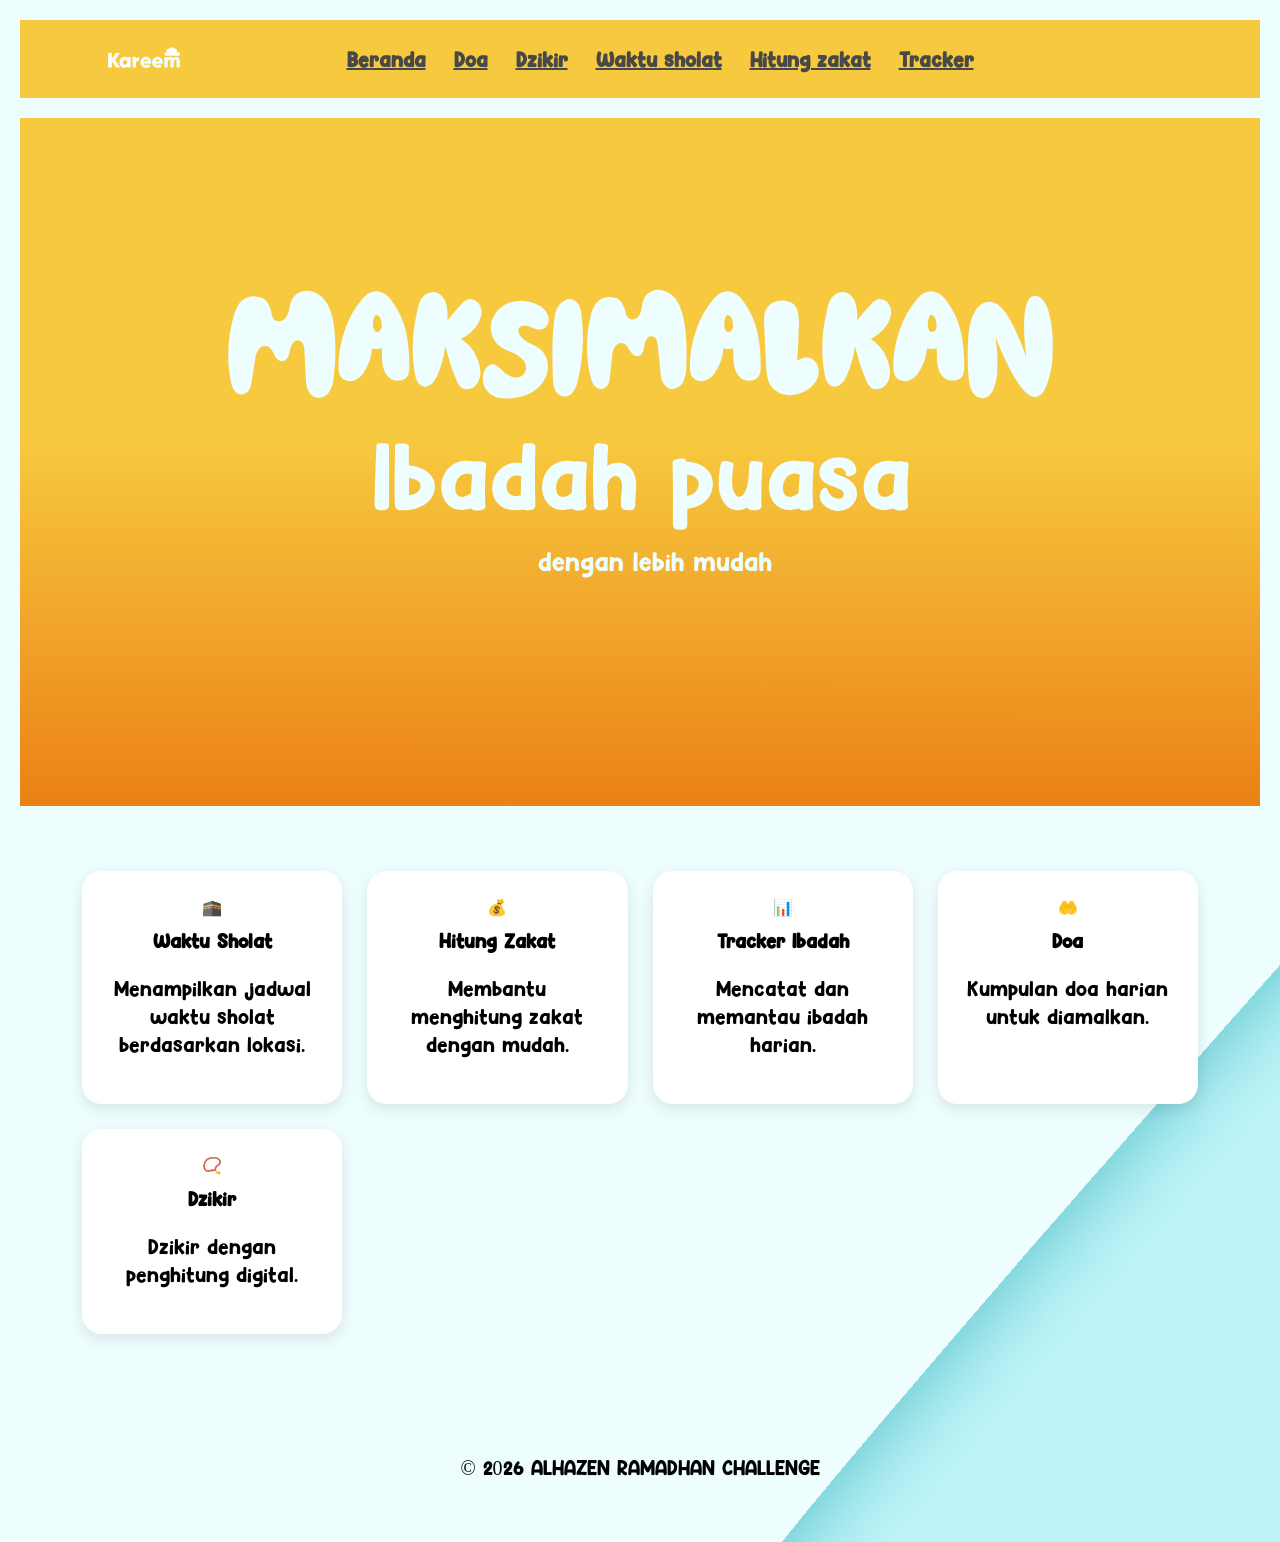
<file: index.html>
<!DOCTYPE html>
<html lang="en">
<head>
<meta charset="UTF-8">
<meta name="viewport" content="width=device-width, initial-scale=1.0">
<title>Halaman Beranda</title>
<link rel="stylesheet" href="style-index.css">
</head>

<body>
    <!-- NAVIGASI -->
    <main id="Navbar_dan_logo">
        <div id="grid-item">
            <img id="logo" src="assets/logo kareem.svg" alt="">
        </div>
        <div class="nav">
            <nav class="inline" id="navbar-nih">
                <ul class="nav">
                    <li><a href="index.html">Beranda</a></li>
                    <li><a href="doa.html">Doa</a></li>
                    <li><a href="dzikir.html">Dzikir</a></li>
                    <li><a href="waktu-shalat.html">Waktu sholat</a></li>
                    <li><a href="zakat.html">Hitung zakat</a></li>
                    <li><a href="tracker.html">Tracker</a></li>
                </ul>
            </nav>
        </div>
    </main>
    <main>

        <!-- HERO -->
        <section class="hero">
            <img src="assets/hero (1).svg" alt="">
        </section>

        <!-- FITUR -->
        <section class="fitur container">
            <a href="waktu-shalat.html" class="fitur-card">
                🕋
                <h3>Waktu Sholat</h3>
                <p>Menampilkan jadwal waktu sholat berdasarkan lokasi.</p>
            </a>
            <a href="zakat.html" class="fitur-card">
                💰
                <h3>Hitung Zakat</h3>
                <p>Membantu menghitung zakat dengan mudah.</p>
            </a>
            <a href="tracker.html" class="fitur-card">
                📊
                <h3>Tracker Ibadah</h3>
                <p>Mencatat dan memantau ibadah harian.</p></a>
            <a href="doa.html" class="fitur-card">
                🤲
                <h3>Doa</h3>
                <p>Kumpulan doa harian untuk diamalkan.</p>
            </a>
            <a href="dzikir.html" class="fitur-card">
                📿
                <h3>Dzikir</h3>
                <p>Dzikir dengan penghitung digital.</p>
            </a>
        </section>
    </main>
    <footer>
        <p>© 2026 ALHAZEN RAMADHAN CHALLENGE</p>
    </footer>
</body>
</html>
</file>
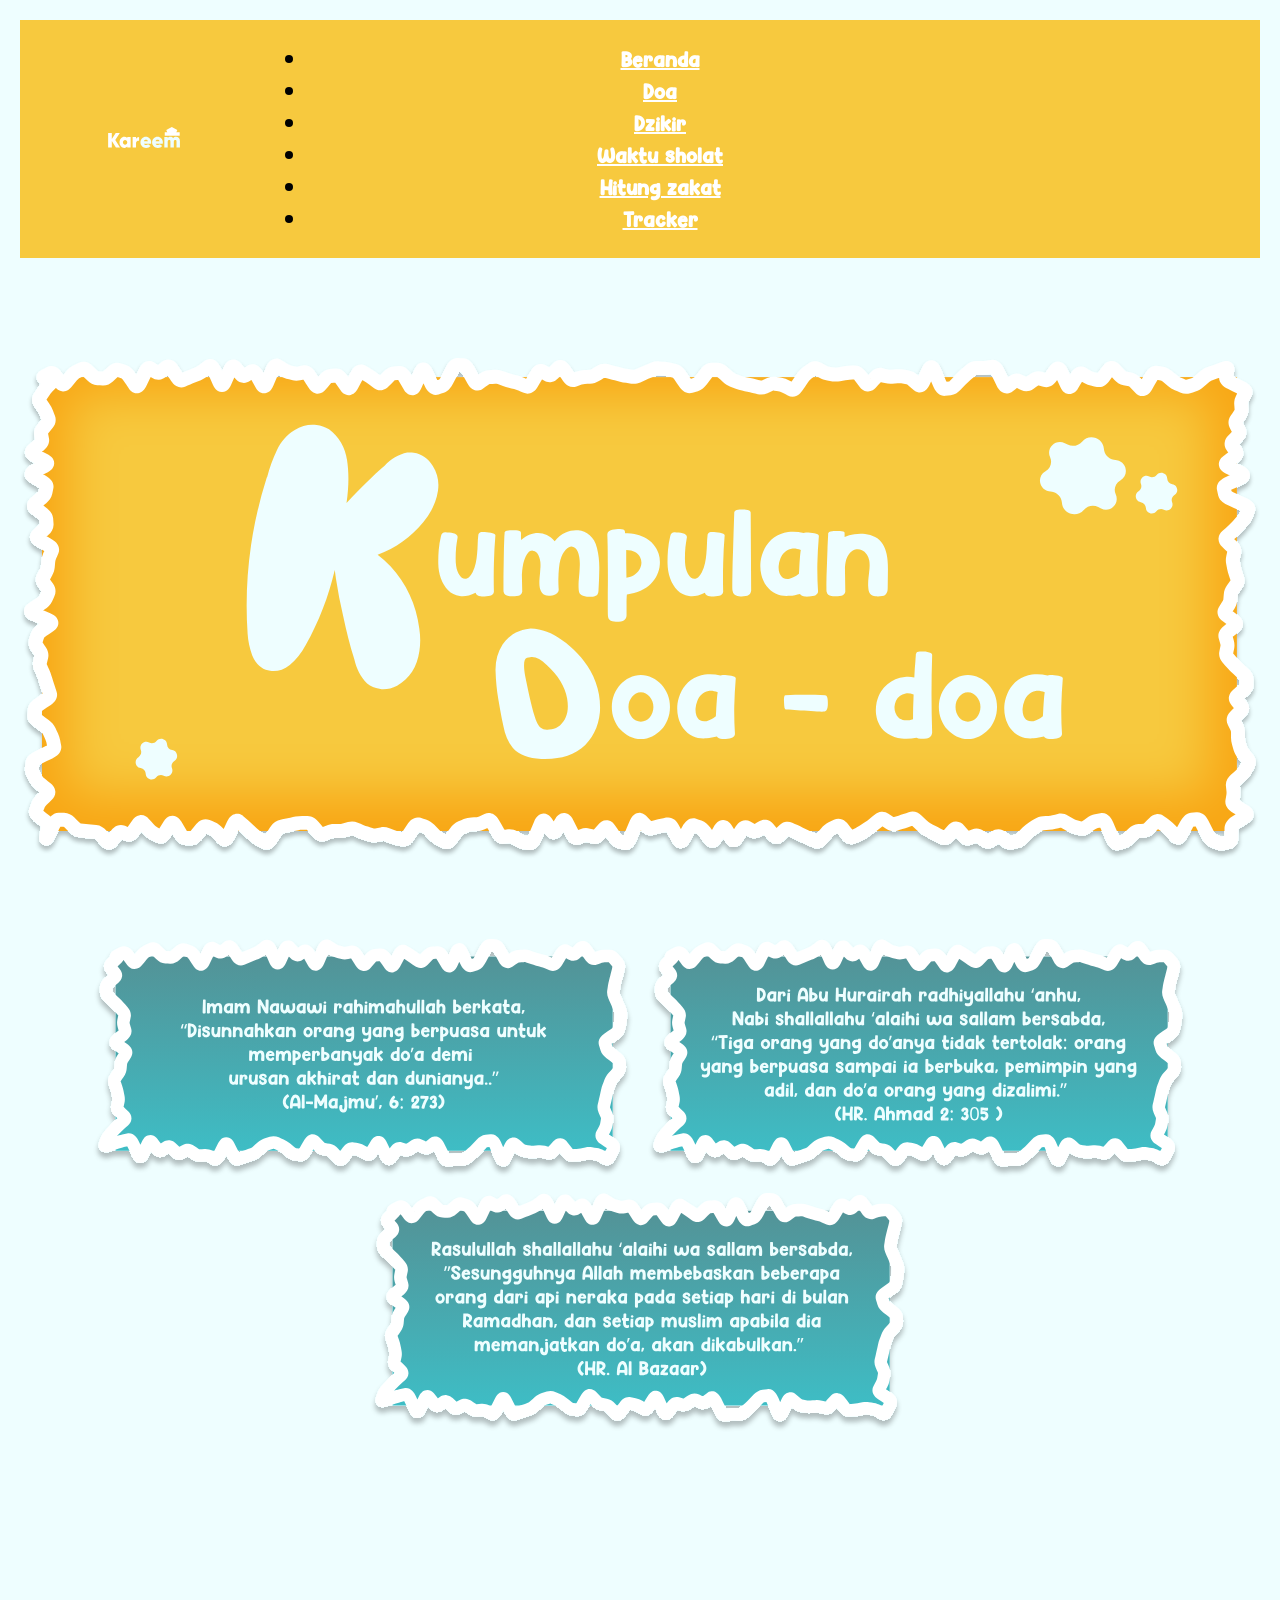
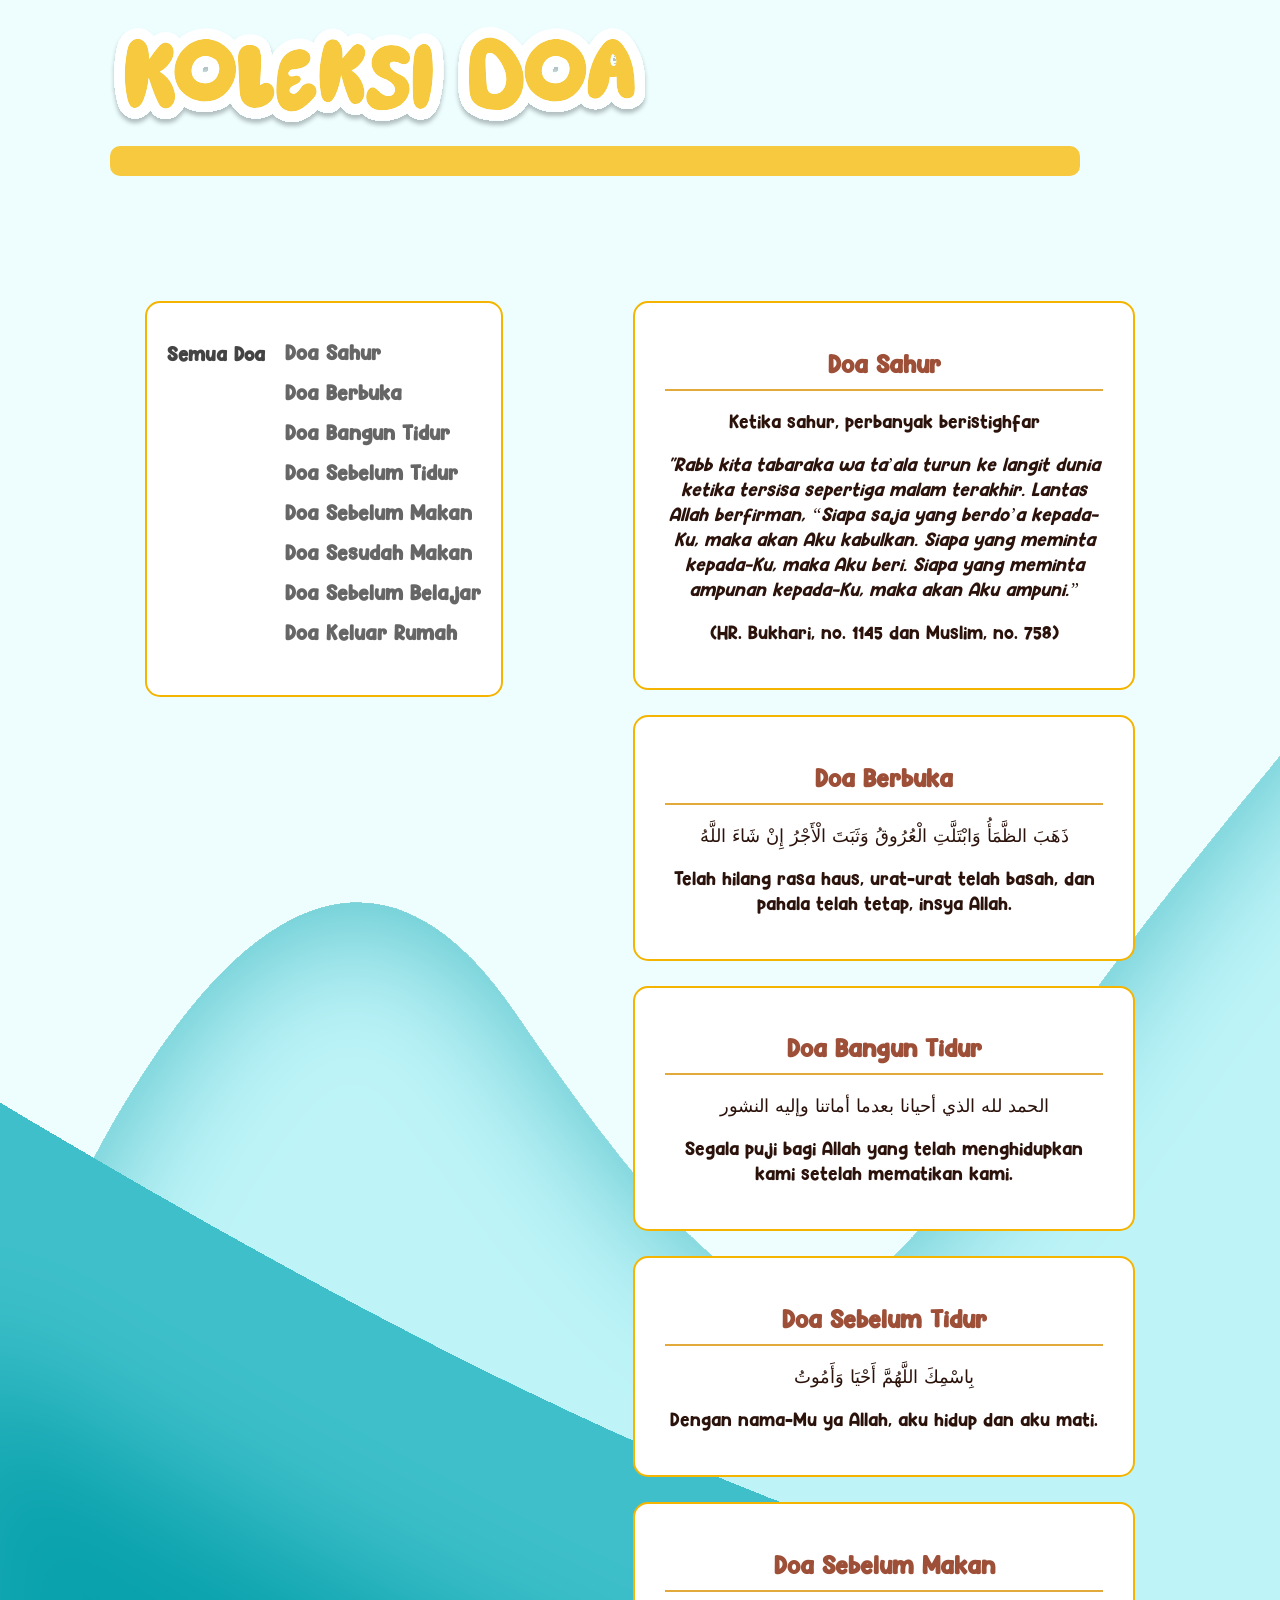
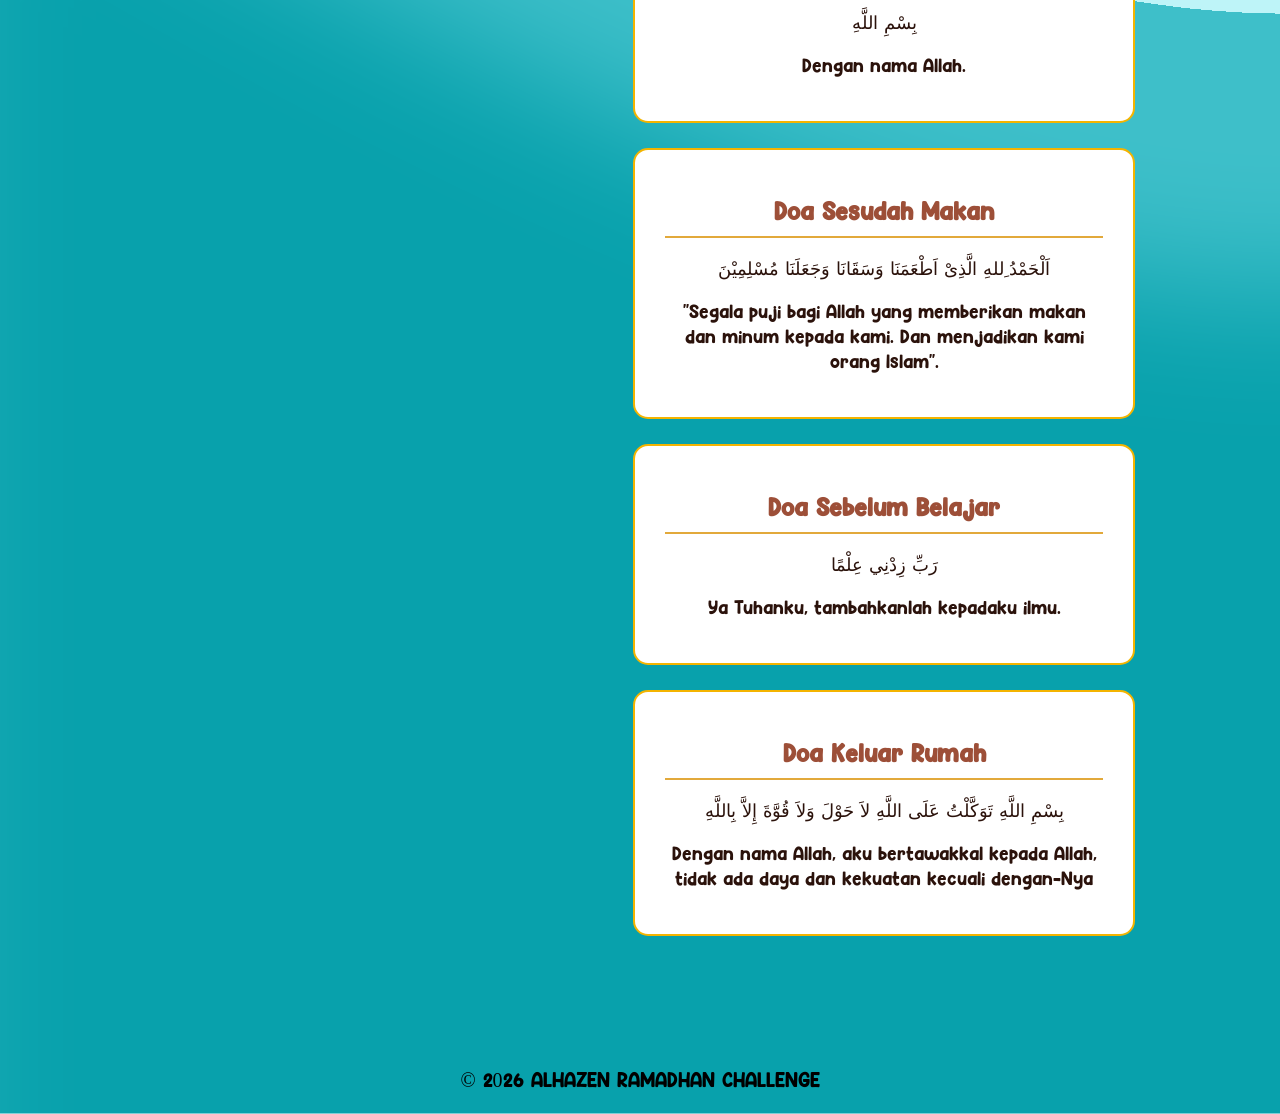
<file: doa.html>
<!DOCTYPE html>
<html lang="en">
<head>
    <meta charset="UTF-8">
    <meta name="viewport" content="width=device-width, initial-scale=1.0">
    <title>Halaman Doa</title>
    <link rel="stylesheet" href="style-doa.css">
</head>
<body>
    <!-- NAVIGASI -->
    <main id="Navbar_dan_logo">
        <div id="grid-item">
            <img id="logo" src="assets/logo kareem.svg" alt="">
        </div>
        <div class="nav">
            <ul class="nav">
                <li><a href="">Beranda</a></li>
                <li><a href="doa.html">Doa</a></li>
                <li><a href="dzikir.html">Dzikir</a></li>
                <li><a href="">Waktu sholat</a></li>
                <li><a href="zakat.html">Hitung zakat</a></li>
                <li><a href="tracker.html">Tracker</a></li>
                </ul>
            </nav>
        </div>
        <div></div>
    </main>

    <!-- HEADER -->
    <header>
        <div class="smw-judul">
            <img src="assets/title - doa (1).svg" alt="">
        </div>
    </header>

    <!-- MAIN CONTENT -->
    <main>

        <!-- TAMBAHAN INFO -->
        <div class="tambahan-info">
            <img src="assets/1.svg" alt="">
            <img src="assets/2.svg" alt="">
            <img src="assets/3.svg" alt="">
        </div>

    <!-- JUDUL : KOLEKSI DOA -->
    <header id="KOLEKSI-DOA">
        <img src="assets/Koleksi Doa.svg" alt="">
        <div class="line"></div>
    </header>

    <div class="content">

        <!-- SIDEBAR -->
        <aside class="sidebar">
            <h3>Semua Doa</h3>
            <ul>
                <li><a href="#sahur">Doa Sahur</a></li>
                <li><a href="#buka">Doa Berbuka</a></li>
                <li><a href="#bangun">Doa Bangun Tidur</a></li>
                <li><a href="#tidur">Doa Sebelum Tidur</a></li>
                <li><a href="#makan">Doa Sebelum Makan</a></li>
                <li><a href="#sdh-makan">Doa Sesudah Makan</a></li>
                <li><a href="#belajar">Doa Sebelum Belajar</a></li>
                <li><a href="#rumah">Doa Keluar Rumah</a></li>
            </ul>
        </aside>

        <!-- SIDE DOA -->
        <main class="main">

            <section id="sahur" class="doa-satuan">
                <h2>Doa Sahur</h2>
                <p>Ketika sahur, perbanyak beristighfar</p>
                <p><em>"Rabb kita tabaraka wa ta’ala turun ke langit dunia ketika tersisa sepertiga malam terakhir. Lantas Allah berfirman, “Siapa saja yang berdo’a kepada-Ku, maka akan Aku kabulkan. Siapa yang meminta kepada-Ku, maka Aku beri. Siapa yang meminta ampunan kepada-Ku, maka akan Aku ampuni.”</em></p>
                <p> (HR. Bukhari, no. 1145 dan Muslim, no. 758)</p>
            </section>

            <section id="buka" class="doa-satuan">
                <h2>Doa Berbuka</h2>
                <p>ذَهَبَ الظَّمَأُ وَابْتَلَّتِ الْعُرُوقُ وَثَبَتَ الْأَجْرُ إِنْ شَاءَ اللَّهُ</p>
                <p>Telah hilang rasa haus, urat-urat telah basah, dan pahala telah tetap, insya Allah.</p>
            </section>

            <section id="bangun" class="doa-satuan">
                <h2>Doa Bangun Tidur</h2>
                <p>الحمد لله الذي أحيانا بعدما أماتنا وإليه النشور</p>
                <p>Segala puji bagi Allah yang telah menghidupkan kami setelah mematikan kami.</p>
            </section>

            <section id="tidur" class="doa-satuan">
                <h2>Doa Sebelum Tidur</h2>
                <p>بِاسْمِكَ اللَّهُمَّ أَحْيَا وَأَمُوتُ</p>
                <p>Dengan nama-Mu ya Allah, aku hidup dan aku mati.</p>
            </section>

            <section id="makan" class="doa-satuan">
                <h2>Doa Sebelum Makan</h2>
                <p>بِسْمِ اللَّهِ</p>
                <p>Dengan nama Allah.</p>
            </section>

            <section id="sdh-makan" class="doa-satuan">
                <h2>Doa Sesudah Makan</h2>
                <p>اَلْحَمْدُ ِللهِ الَّذِىْ اَطْعَمَنَا وَسَقَانَا وَجَعَلَنَا مُسْلِمِيْنَ</p>
                <p>"Segala puji bagi Allah yang memberikan makan dan minum kepada kami. Dan menjadikan kami orang Islam".</p>
            </section>

            <section id="belajar" class="doa-satuan">
                <h2>Doa Sebelum Belajar</h2>
                <p>رَبِّ زِدْنِي عِلْمًا</p>
                <p>Ya Tuhanku, tambahkanlah kepadaku ilmu.</p>
            </section>

            <section id="rumah" class="doa-satuan">
                <h2>Doa Keluar Rumah</h2>
                <p>بِسْمِ اللَّهِ تَوَكَّلْتُ عَلَى اللَّهِ لاَ حَوْلَ وَلاَ قُوَّةَ إِلاَّ بِاللَّهِ </p>
                <p>Dengan nama Allah, aku bertawakkal kepada Allah, tidak ada daya dan kekuatan kecuali dengan-Nya</p>
            </section>

        </main>

    </div>
</div>

    </main>

    <!-- FOOTER -->
    <footer>
        <p>© 2026 ALHAZEN RAMADHAN CHALLENGE</p>
    </footer>

</body>
</html>
</file>
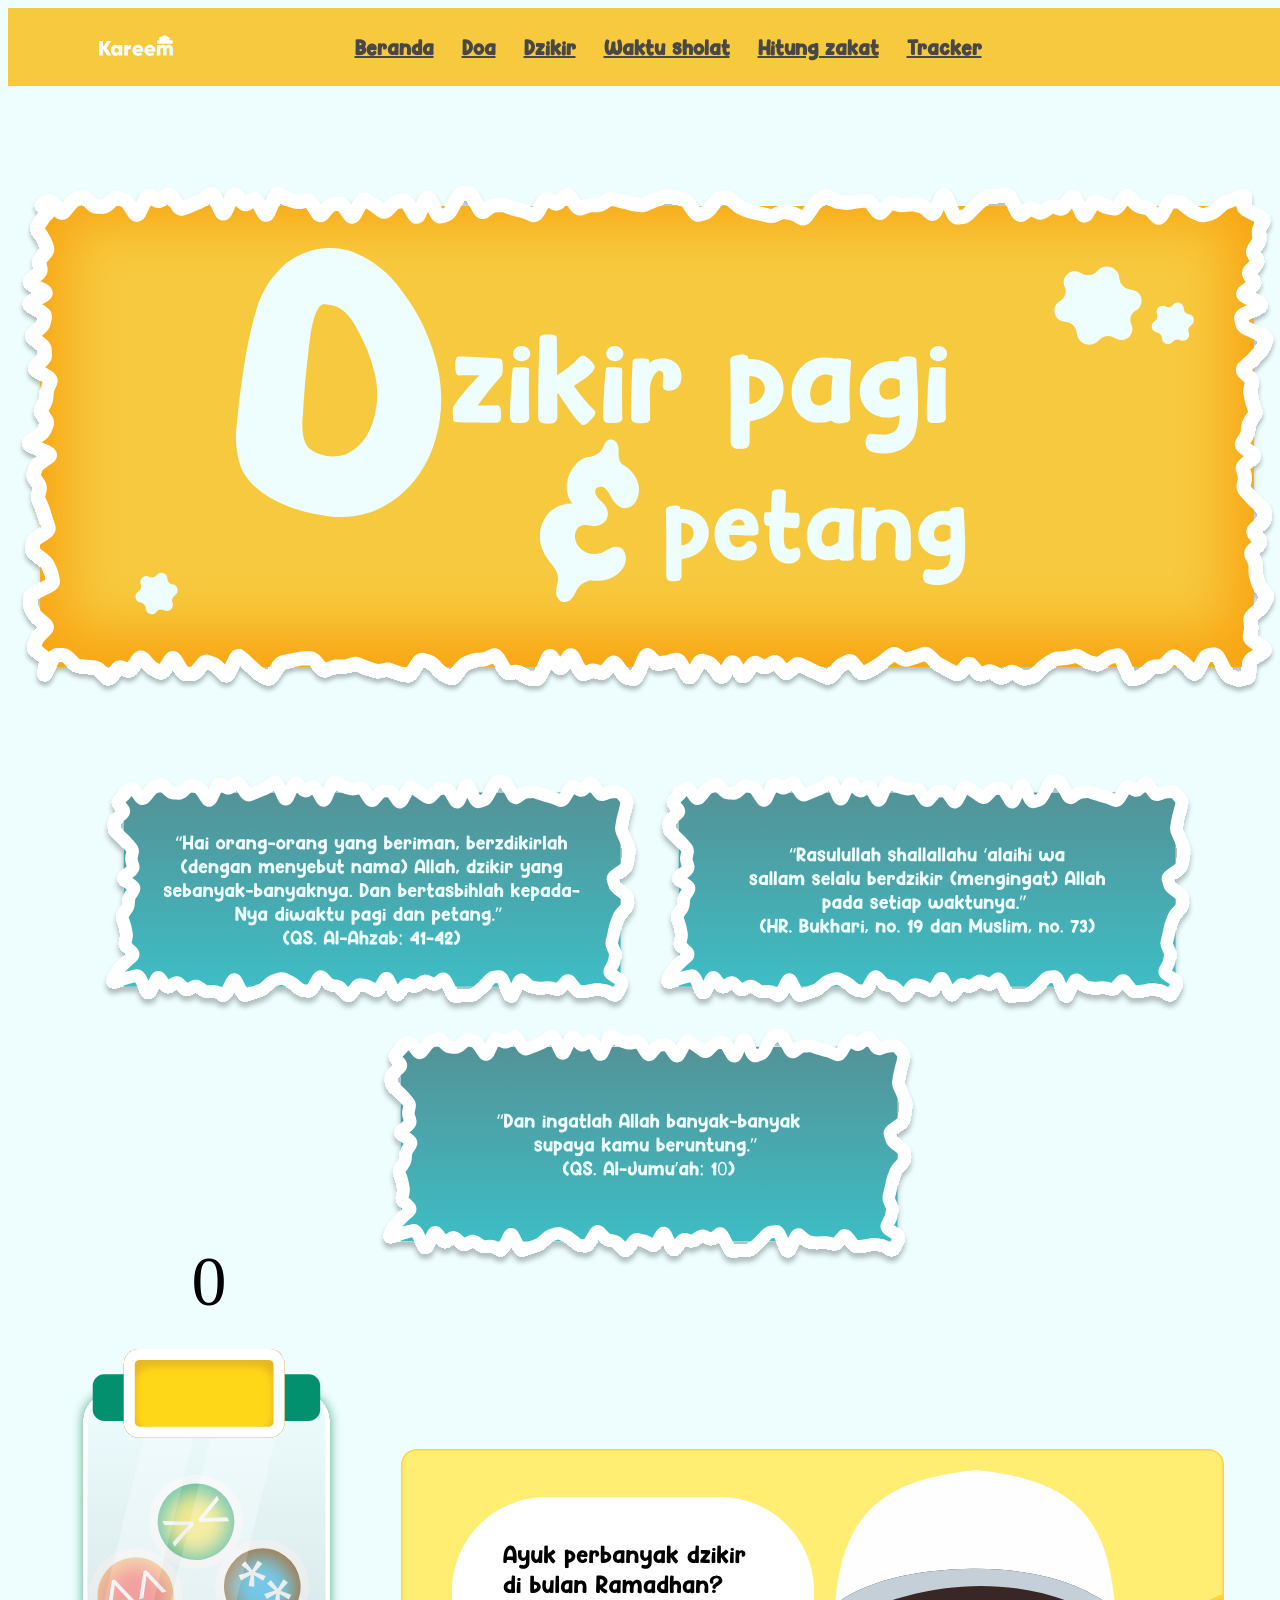
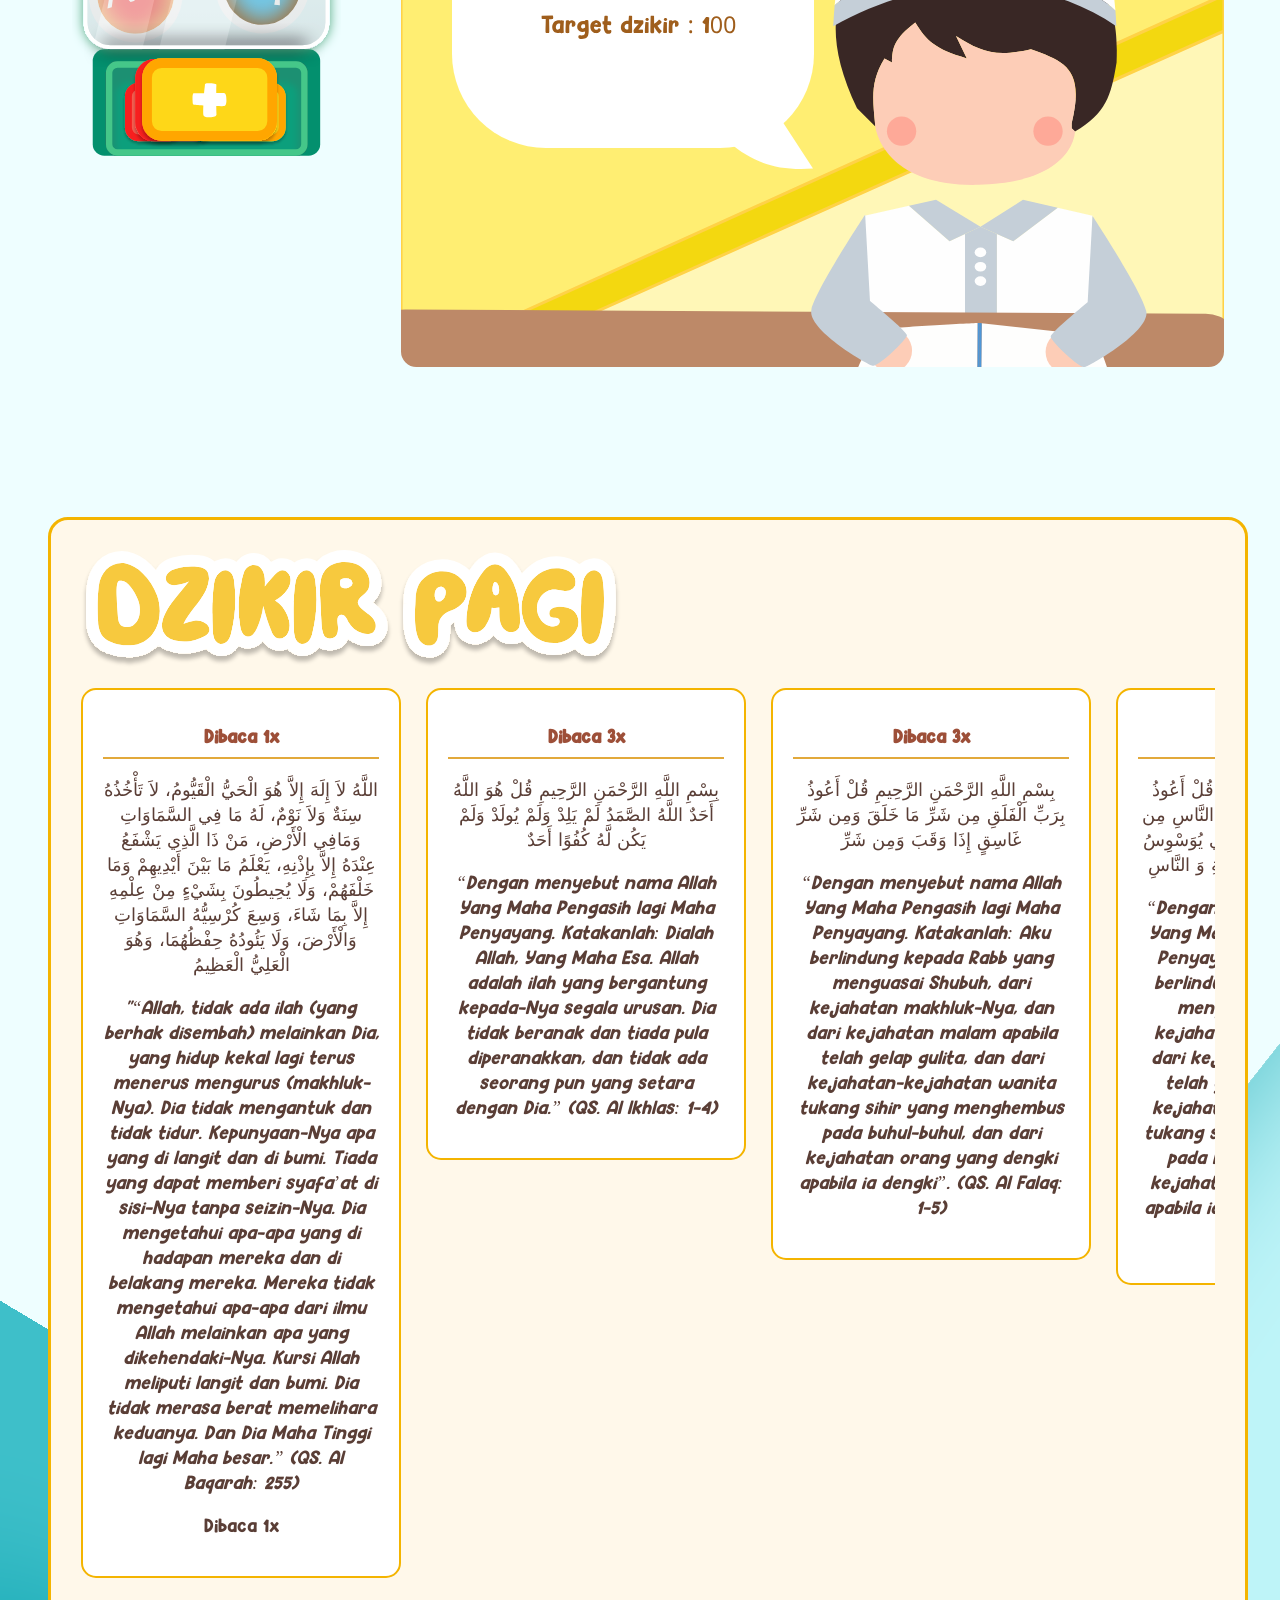
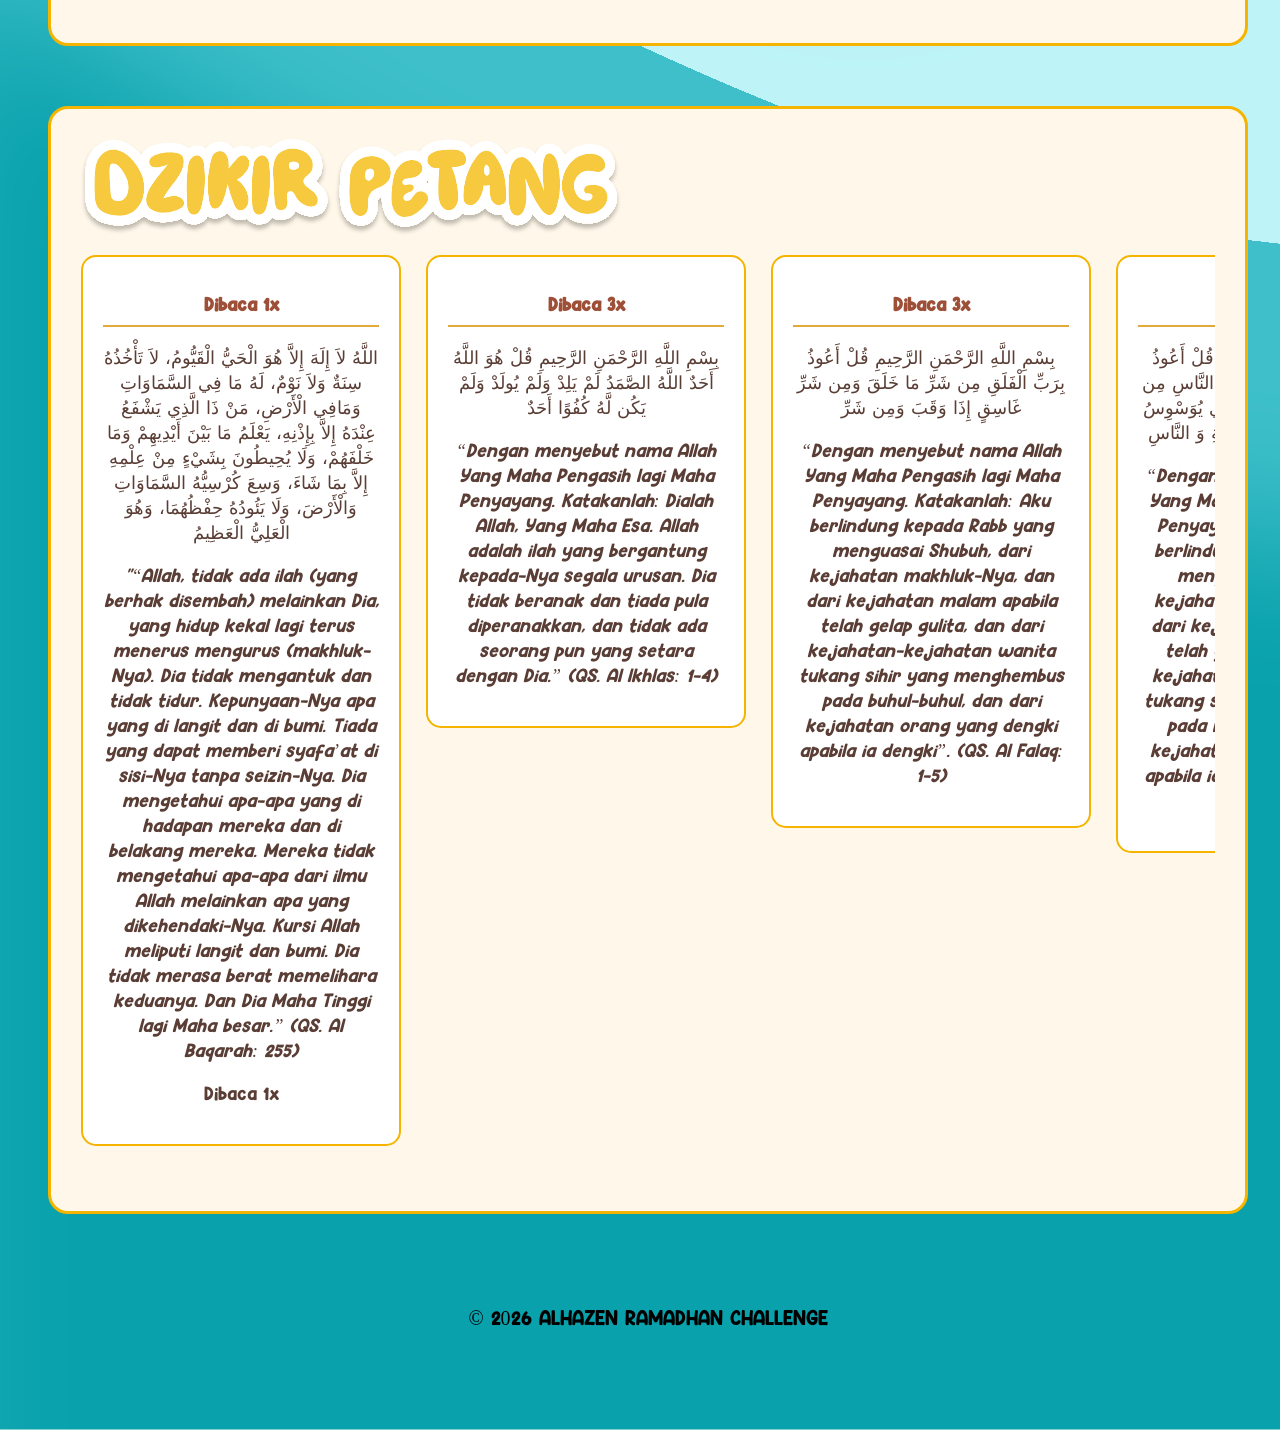
<file: dzikir.html>
<!DOCTYPE html>
<html lang="en">
<head>
    <meta charset="UTF-8">
    <meta name="viewport" content="width=device-width, initial-scale=1.0">
    <title>Halaman Dzikir</title>
    <link rel="stylesheet" href="style-dzikir.css">
</head>
<body>
    <!-- NAVIGASI -->
    <main id="Navbar_dan_logo">
        <div id="grid-item">
            <img id="logo" src="assets/logo kareem.svg" alt="">
        </div>
        <div class="nav">
            <nav class="inline" id="navbar-nih">
                <ul class="nav">
                <li><a href="index.html">Beranda</a></li>
                <li><a href="doa.html">Doa</a></li>
                <li><a href="dzikir.html">Dzikir</a></li>
                <li><a href="waktu-shalat.html">Waktu sholat</a></li>
                <li><a href="zakat.html">Hitung zakat</a></li>
                <li><a href="tracker.html">Tracker</a></li>
                </ul>
            </nav>
        </div>
    </main>

    <!-- MAIN CONTENT -->
     <main>
        <!-- DZIKIR PAGI -->
     <div>
        <header>
        <div class="smw-judul">
            <img src="assets/title - dzikir.svg" alt="">
        </div>
    </header>

    <!-- TAMBAHAN INFO -->
        <div class="tambahan-info">
            <img src="assets/4.svg" alt="">
            <img src="assets/5.svg" alt="">
            <img src="assets/6.svg" alt="">
        </div>
    
    <!-- COUNT DZIKR -->
        <section class="dzikir-counting-section">

  <div class="counter-area">
    <img src="assets/dzikir counter.svg" class="bg">

    <button class="btn" id="reset">
      <img src="assets/reset.svg" alt="">
    </button>

    <button class="btn" id="plus">
      <img src="assets/button +.svg" alt="">
    </button>

    <button class="counter" id="bisa-plis">0</button>
  </div>

  <div>
    <img class="tambahan-info" id="instruksi" src="assets/instruksi.svg" alt="">
    <!-- NOTIF -->
    <button id="target-plis" class="notif">
      Yeey, Target tercapai!
    </button>
  </div>

  


</section>

        
        
<!-- BATAS -->
 <div class="batas"></div>


    <!-- DZIKIR PAGI -->
                <div class="dzikir-box">
                    <header class="JUDUL-ZIKIR" id="JUDUL">
                        <img src="assets/Dzikir pagi.svg" alt="">
                        <div class="line"></div>
                    </header>
                    <div class="wrapper"> 
                
                        <div class="item"> 
                    <h2>Dibaca 1x</h2>
                    <p>اللَّهُ لاَ إِلَهَ إِلاَّ هُوَ الْحَيُّ الْقَيُّومُ، لاَ تَأْخُذُهُ سِنَةٌ وَلاَ نَوْمٌ، لَهُ مَا فِي السَّمَاوَاتِ وَمَافِي الْأَرْضِ، مَنْ ذَا الَّذِي يَشْفَعُ عِنْدَهُ إِلاَّ بِإِذْنِهِ، يَعْلَمُ مَا بَيْنَ أَيْدِيهِمْ وَمَا خَلْفَهُمْ، وَلَا يُحِيطُونَ بِشَيْءٍ مِنْ عِلْمِهِ إِلاَّ بِمَا شَاءَ، وَسِعَ كُرْسِيُّهُ السَّمَاوَاتِ وَالْأَرْضَ، وَلَا يَئُودُهُ حِفْظُهُمَا، وَهُوَ الْعَلِيُّ الْعَظِيمُ</p>
                    <p><em>"“Allah, tidak ada ilah (yang berhak disembah) melainkan Dia, yang hidup kekal lagi terus menerus mengurus (makhluk-Nya). Dia tidak mengantuk dan tidak tidur. Kepunyaan-Nya apa yang di langit dan di bumi. Tiada yang dapat memberi syafa’at di sisi-Nya tanpa seizin-Nya. Dia mengetahui apa-apa yang di hadapan mereka dan di belakang mereka. Mereka tidak mengetahui apa-apa dari ilmu Allah melainkan apa yang dikehendaki-Nya. Kursi Allah meliputi langit dan bumi. Dia tidak merasa berat memelihara keduanya. Dan Dia Maha Tinggi lagi Maha besar.” (QS. Al Baqarah: 255)</em></p>
                    <p> Dibaca 1x</p> </div> 
                <div class="item"> 
                    <h2>Dibaca 3x</h2>
                    <p>بِسْمِ اللَّهِ الرَّحْمَنِ الرَّحِيمِ قُلْ هُوَ اللَّهُ أَحَدٌ اللَّهُ الصَّمَدُ لَمْ يَلِدْ وَلَمْ يُولَدْ وَلَمْ يَكُن لَّهُ كُفُوًا أَحَدٌ</p> 
                    <p><em>“Dengan menyebut nama Allah Yang Maha Pengasih lagi Maha Penyayang. Katakanlah: Dialah Allah, Yang Maha Esa. Allah adalah ilah yang bergantung kepada-Nya segala urusan. Dia tidak beranak dan tiada pula diperanakkan, dan tidak ada seorang pun yang setara dengan Dia.” (QS. Al Ikhlas: 1-4)</em></p>
                </div> 
                <div class="item"> 
                    <h2>Dibaca 3x</h2>
                    <p>بِسْمِ اللَّهِ الرَّحْمَنِ الرَّحِيمِ قُلْ أَعُوذُ بِرَبِّ الْفَلَقِ مِن شَرِّ مَا خَلَقَ وَمِن شَرِّ غَاسِقٍ إِذَا وَقَبَ وَمِن شَرِّ</p> 
                    <p><em>“Dengan menyebut nama Allah Yang Maha Pengasih lagi Maha Penyayang. Katakanlah: Aku berlindung kepada Rabb yang menguasai Shubuh, dari kejahatan makhluk-Nya, dan dari kejahatan malam apabila telah gelap gulita, dan dari kejahatan-kejahatan wanita tukang sihir yang menghembus pada buhul-buhul, dan dari kejahatan orang yang dengki apabila ia dengki”. (QS. Al Falaq: 1-5)</em></p>
                </div> 
                <div class="item"> 
                    <h2>Dibaca 3x</h2>
                    <p>بِسْمِ اللَّهِ الرَّحْمَنِ الرَّحِيمِ قُلْ أَعُوذُ بِرَبِّ النَّاسِ مَلِكِ النَّاسِ إِلَهِ النَّاسِ مِن شَرِّ الْوَسْوَاسِ الْخَنَّاسِ الَّذِي يُوَسْوِسُ فِي صُدُورِ النَّاسِ مِنَ الْجِنَّةِ وَ النَّاسِ</p> 
                    <p><em>“Dengan menyebut nama Allah Yang Maha Pengasih lagi Maha Penyayang. Katakanlah: Aku berlindung kepada Rabb yang menguasai Shubuh, dari kejahatan makhluk-Nya, dan dari kejahatan malam apabila telah gelap gulita, dan dari kejahatan-kejahatan wanita tukang sihir yang menghembus pada buhul-buhul, dan dari kejahatan orang yang dengki apabila ia dengki”. (QS. Al Falaq: 1-5)</em></p>
                </div> 
                <div class="item"> 
                    <h2>Dibaca 1x</h2>
                    <p>أَصْبَحْنَا وَأَصْبَحَ الْمُلْكُ لِلَّهِ، وَالْحَمْدُ لِلَّهِ، لاَ إِلَـهَ إِلاَّ اللهُ وَحْدَهُ لاَ شَرِيْكَ لَهُ، لَهُ الْمُلْكُ وَلَهُ الْحَمْدُ وَهُوَ عَلَى كُلِّ شَيْءٍ قَدِيْرُ. رَبِّ أَسْأَلُكَ خَيْرَ مَا فِيْ هَذَا الْيَوْمِ وَخَيْرَ مَا بَعْدَهُ، وَأَعُوْذُ بِكَ مِنْ شَرِّ مَا فِيْ هَذَا الْيَوْمِ وَشَرِّ مَا بَعْدَهُ، رَبِّ أَعُوْذُ بِكَ مِنَ الْكَسَلِ وَسُوْءِ الْكِبَرِ، رَبِّ أَعُوْذُ بِكَ مِنْ عَذَابٍ فِي النَّارِ وَعَذَابٍ فِي الْقَبْرِ</p>
                    <p><em>“Kami telah memasuki waktu pagi dan kerajaan hanya milik Allah, segala puji bagi Allah. Tidak ada ilah (yang berhak disembah) kecuali Allah semata, tiada sekutu bagi-Nya. Milik Allah kerajaan dan bagi-Nya pujian. Dia-lah Yang Mahakuasa atas segala sesuatu. Wahai Rabbku, aku mohon kepada-Mu kebaikan di hari ini dan kebaikan sesudahnya. Aku berlindung kepada-Mu dari kejahatan hari ini dan kejahatan sesudahnya. Wahai Rabbku, aku berlindung kepada-Mu dari kemalasan dan kejelekan di hari tua. Wahai Rabbku, aku berlindung kepada-Mu dari siksaan di neraka dan siksaan di alam kubur.” </em></p>
                    <p> Dibaca 1x</p> </div> 
                <div class="item"> 
                    <h2>Dibaca 1x</h2>
                    <p>اَللَّهُمَّ بِكَ أَصْبَحْنَا، وَبِكَ أَمْسَيْنَا، وَبِكَ نَحْيَا، وَبِكَ نَمُوْتُ وَإِلَيْكَ النُّشُوْرُ</p> 
                    <p><em>“Ya Allah, dengan rahmat dan pertolongan-Mu kami memasuki waktu pagi, dan dengan rahmat dan pertolongan-Mu kami memasuki waktu petang. Dengan rahmat dan pertolongan-Mu kami hidup dan dengan kehendak-Mu kami mati. Dan kepada-Mu kebangkitan (bagi semua makhluk).”</em></p>
                </div> 
                <div class="item"> 
                    <h2>Dibaca 1x</h2>
                    <p>اَللَّهُمَّ أَنْتَ رَبِّيْ لاَ إِلَـهَ إِلاَّ أَنْتَ، خَلَقْتَنِيْ وَأَنَا عَبْدُكَ، وَأَنَا عَلَى عَهْدِكَ وَوَعْدِكَ مَا اسْتَطَعْتُ، أَعُوْذُ بِكَ مِنْ شَرِّ مَا صَنَعْتُ، أَبُوْءُ لَكَ بِنِعْمَتِكَ عَلَيَّ، وَأَبُوْءُ بِذَنْبِيْ فَاغْفِرْ لِيْ فَإِنَّهُ لاَ يَغْفِرُ الذُّنُوْبَ إِلاَّ أَنْتَ.</p> 
                    <p><em>“Ya Allah, Engkau adalah Rabbku, tidak ada ilah yang berhak disembah kecuali Engkau, Engkaulah yang menciptakanku. Aku adalah hamba-Mu. Aku akan setia pada perjanjianku pada-Mu (yaitu aku akan mentauhidkan-Mu) semampuku dan aku yakin akan janji-Mu (berupa surga untukku). Aku berlindung kepada-Mu dari kejelekan yang kuperbuat. Aku mengakui nikmat-Mu kepadaku dan aku mengakui dosaku. Oleh karena itu, ampunilah aku. Sesungguhnya tiada yang mengampuni dosa kecuali Engkau.”</em></p>
                </div> 
                <div class="item"> 
                    <h2>Dibaca 1x</h2>
                    <p>اَللَّهُمَّ إِنِّيْ أَسْأَلُكَ الْعَفْوَ وَالْعَافِيَةَ فِي الدُّنْيَا وَاْلآخِرَةِ، اَللَّهُمَّ إِنِّيْ أَسْأَلُكَ الْعَفْوَ وَالْعَافِيَةَ فِي دِيْنِيْ وَدُنْيَايَ وَأَهْلِيْ وَمَالِيْ اللَّهُمَّ اسْتُرْ عَوْرَاتِى وَآمِنْ رَوْعَاتِى. اَللَّهُمَّ احْفَظْنِيْ مِنْ بَيْنِ يَدَيَّ، وَمِنْ خَلْفِيْ، وَعَنْ يَمِيْنِيْ وَعَنْ شِمَالِيْ، وَمِنْ فَوْقِيْ، وَأَعُوْذُ بِعَظَمَتِكَ أَنْ أُغْتَالَ مِنْ تَحْتِيْ</p> 
                    <p><em>“Ya Allah, sesungguhnya aku memohon kebajikan dan keselamatan di dunia dan akhirat. Ya Allah, sesungguhnya aku memohon kebajikan dan keselamatan dalam agama, dunia, keluarga dan hartaku. Ya Allah, tutupilah auratku (aib dan sesuatu yang tidak layak dilihat orang) dan tenteramkanlah aku dari rasa takut. Ya Allah, peliharalah aku dari muka, belakang, kanan, kiri dan atasku. Aku berlindung dengan kebesaran-Mu, agar aku tidak disambar dari bawahku (oleh ular atau tenggelam dalam bumi dan lain-lain yang membuat aku jatuh).” </em></p>
                </div> 

                <div class="item"> 
                    <h2>Dibaca 1x</h2>
                    <p>اَللَّهُمَّ عَالِمَ الْغَيْبِ وَالشَّهَادَةِ فَاطِرَ السَّمَاوَاتِ وَاْلأَرْضِ، رَبَّ كُلِّ شَيْءٍ وَمَلِيْكَهُ، أَشْهَدُ أَنْ لاَ إِلَـهَ إِلاَّ أَنْتَ، أَعُوْذُ بِكَ مِنْ شَرِّ نَفْسِيْ، وَمِنْ شَرِّ الشَّيْطَانِ وَشِرْكِهِ، وَأَنْ أَقْتَرِفَ عَلَى نَفْسِيْ سُوْءًا أَوْ أَجُرَّهُ إِلَى مُسْلِمٍ</p>
                    <p><em>“Ya Allah, Yang Maha Mengetahui yang ghaib dan yang nyata, wahai Rabb pencipta langit dan bumi, Rabb segala sesuatu dan yang merajainya. Aku bersaksi bahwa tidak ada ilah yang berhak disembah kecuali Engkau. Aku berlindung kepadaMu dari kejahatan diriku, setan dan balatentaranya (godaan untuk berbuat syirik pada Allah), dan aku (berlindung kepada-Mu) dari berbuat kejelekan terhadap diriku atau menyeretnya kepada seorang muslim.” </em></p>
                    <p> Dibaca 1x</p> </div> 
                <div class="item"> 
                    <h2>Dibaca 1x</h2>
                    <p>اَللَّهُمَّ بِكَ أَصْبَحْنَا، وَبِكَ أَمْسَيْنَا، وَبِكَ نَحْيَا، وَبِكَ نَمُوْتُ وَإِلَيْكَ النُّشُوْرُ</p> 
                    <p><em>“Ya Allah, dengan rahmat dan pertolongan-Mu kami memasuki waktu pagi, dan dengan rahmat dan pertolongan-Mu kami memasuki waktu petang. Dengan rahmat dan pertolongan-Mu kami hidup dan dengan kehendak-Mu kami mati. Dan kepada-Mu kebangkitan (bagi semua makhluk).”</em></p>
                </div> 
                <div class="item"> 
                    <h2>Dibaca 3x</h2>
                    <p>بِسْمِ اللَّهِ الَّذِى لاَ يَضُرُّ مَعَ اسْمِهِ شَىْءٌ فِى الأَرْضِ وَلاَ فِى السَّمَاءِ وَهُوَ السَّمِيعُ الْعَلِيمُ</p> 
                    <p><em>“Dengan nama Allah yang bila disebut, segala sesuatu di bumi dan langit tidak akan berbahaya, Dia-lah Yang Maha Mendengar lagi Maha Mengetahui.” </em></p>
                </div> 
                <div class="item"> 
                    <h2>Dibaca 3x</h2>
                    <p>رَضِيْتُ بِاللهِ رَبًّا، وَبِاْلإِسْلاَمِ دِيْنًا، وَبِمُحَمَّدٍ صَلَّى اللهُ عَلَيْهِ وَسَلَّمَ نَبِيًّا</p> 
                    <p><em>“Aku ridha Allah sebagai Rabb, Islam sebagai agama dan Muhammad shallallahu ‘alaihi wa sallam sebagai nabi.” </em></p>
                </div> 
                <div class="item"> 
                    <h2>Dibaca 100x</h2>
                    <p>سُبْحَانَ اللهِ وَبِحَمْدِهِ</p> 
                    <p><em>“Maha suci Allah, aku memuji-Nya.”</em></p>
                </div> 
                <div class="item"> 
                    <h2>Dibaca 10x</h2>
                    <p>لاَ إِلَـهَ إِلاَّ اللهُ وَحْدَهُ لاَ شَرِيْكَ لَهُ، لَهُ الْمُلْكُ وَلَهُ الْحَمْدُ وَهُوَ عَلَى كُلِّ شَيْءٍ قَدِيْرُ</p> 
                    <p><em>“Tidak ada ilah yang berhak disembah selain Allah semata, tidak ada sekutu bagiNya. Bagi-Nya kerajaan dan segala pujian. Dia-lah yang berkuasa atas segala sesuatu.”</em></p>
                </div> 
        
        </div>
    </div>

<!-- DZIKIR PETANG -->
    <div class="dzikir-box">
        <header class="JUDUL-ZIKIR" id="JUDUL">
            <img src="assets/Dzikir petang.svg" alt="">
            <div class="line"></div>
        </header>

            <div class="wrapper"> 
                <div class="item"> 
                    <h2>Dibaca 1x</h2>
                    <p>اللَّهُ لاَ إِلَهَ إِلاَّ هُوَ الْحَيُّ الْقَيُّومُ، لاَ تَأْخُذُهُ سِنَةٌ وَلاَ نَوْمٌ، لَهُ مَا فِي السَّمَاوَاتِ وَمَافِي الْأَرْضِ، مَنْ ذَا الَّذِي يَشْفَعُ عِنْدَهُ إِلاَّ بِإِذْنِهِ، يَعْلَمُ مَا بَيْنَ أَيْدِيهِمْ وَمَا خَلْفَهُمْ، وَلَا يُحِيطُونَ بِشَيْءٍ مِنْ عِلْمِهِ إِلاَّ بِمَا شَاءَ، وَسِعَ كُرْسِيُّهُ السَّمَاوَاتِ وَالْأَرْضَ، وَلَا يَئُودُهُ حِفْظُهُمَا، وَهُوَ الْعَلِيُّ الْعَظِيمُ</p>
                    <p><em>"“Allah, tidak ada ilah (yang berhak disembah) melainkan Dia, yang hidup kekal lagi terus menerus mengurus (makhluk-Nya). Dia tidak mengantuk dan tidak tidur. Kepunyaan-Nya apa yang di langit dan di bumi. Tiada yang dapat memberi syafa’at di sisi-Nya tanpa seizin-Nya. Dia mengetahui apa-apa yang di hadapan mereka dan di belakang mereka. Mereka tidak mengetahui apa-apa dari ilmu Allah melainkan apa yang dikehendaki-Nya. Kursi Allah meliputi langit dan bumi. Dia tidak merasa berat memelihara keduanya. Dan Dia Maha Tinggi lagi Maha besar.” (QS. Al Baqarah: 255)</em></p>
                    <p> Dibaca 1x</p> </div> 
                <div class="item"> 
                    <h2>Dibaca 3x</h2>
                    <p>بِسْمِ اللَّهِ الرَّحْمَنِ الرَّحِيمِ قُلْ هُوَ اللَّهُ أَحَدٌ اللَّهُ الصَّمَدُ لَمْ يَلِدْ وَلَمْ يُولَدْ وَلَمْ يَكُن لَّهُ كُفُوًا أَحَدٌ</p> 
                    <p><em>“Dengan menyebut nama Allah Yang Maha Pengasih lagi Maha Penyayang. Katakanlah: Dialah Allah, Yang Maha Esa. Allah adalah ilah yang bergantung kepada-Nya segala urusan. Dia tidak beranak dan tiada pula diperanakkan, dan tidak ada seorang pun yang setara dengan Dia.” (QS. Al Ikhlas: 1-4)</em></p>
                </div> 
                <div class="item"> 
                    <h2>Dibaca 3x</h2>
                    <p>بِسْمِ اللَّهِ الرَّحْمَنِ الرَّحِيمِ قُلْ أَعُوذُ بِرَبِّ الْفَلَقِ مِن شَرِّ مَا خَلَقَ وَمِن شَرِّ غَاسِقٍ إِذَا وَقَبَ وَمِن شَرِّ</p> 
                    <p><em>“Dengan menyebut nama Allah Yang Maha Pengasih lagi Maha Penyayang. Katakanlah: Aku berlindung kepada Rabb yang menguasai Shubuh, dari kejahatan makhluk-Nya, dan dari kejahatan malam apabila telah gelap gulita, dan dari kejahatan-kejahatan wanita tukang sihir yang menghembus pada buhul-buhul, dan dari kejahatan orang yang dengki apabila ia dengki”. (QS. Al Falaq: 1-5)</em></p>
                </div> 
                <div class="item"> 
                    <h2>Dibaca 3x</h2>
                    <p>بِسْمِ اللَّهِ الرَّحْمَنِ الرَّحِيمِ قُلْ أَعُوذُ بِرَبِّ النَّاسِ مَلِكِ النَّاسِ إِلَهِ النَّاسِ مِن شَرِّ الْوَسْوَاسِ الْخَنَّاسِ الَّذِي يُوَسْوِسُ فِي صُدُورِ النَّاسِ مِنَ الْجِنَّةِ وَ النَّاسِ</p> 
                    <p><em>“Dengan menyebut nama Allah Yang Maha Pengasih lagi Maha Penyayang. Katakanlah: Aku berlindung kepada Rabb yang menguasai Shubuh, dari kejahatan makhluk-Nya, dan dari kejahatan malam apabila telah gelap gulita, dan dari kejahatan-kejahatan wanita tukang sihir yang menghembus pada buhul-buhul, dan dari kejahatan orang yang dengki apabila ia dengki”. (QS. Al Falaq: 1-5)</em></p>
                </div> 
                <div class="item"> 
                    <h2>Dibaca 1x</h2>
                    <p>أَصْبَحْنَا وَأَصْبَحَ الْمُلْكُ لِلَّهِ، وَالْحَمْدُ لِلَّهِ، لاَ إِلَـهَ إِلاَّ اللهُ وَحْدَهُ لاَ شَرِيْكَ لَهُ، لَهُ الْمُلْكُ وَلَهُ الْحَمْدُ وَهُوَ عَلَى كُلِّ شَيْءٍ قَدِيْرُ. رَبِّ أَسْأَلُكَ خَيْرَ مَا فِيْ هَذَا الْيَوْمِ وَخَيْرَ مَا بَعْدَهُ، وَأَعُوْذُ بِكَ مِنْ شَرِّ مَا فِيْ هَذَا الْيَوْمِ وَشَرِّ مَا بَعْدَهُ، رَبِّ أَعُوْذُ بِكَ مِنَ الْكَسَلِ وَسُوْءِ الْكِبَرِ، رَبِّ أَعُوْذُ بِكَ مِنْ عَذَابٍ فِي النَّارِ وَعَذَابٍ فِي الْقَبْرِ</p>
                    <p><em>“Kami telah memasuki waktu pagi dan kerajaan hanya milik Allah, segala puji bagi Allah. Tidak ada ilah (yang berhak disembah) kecuali Allah semata, tiada sekutu bagi-Nya. Milik Allah kerajaan dan bagi-Nya pujian. Dia-lah Yang Mahakuasa atas segala sesuatu. Wahai Rabbku, aku mohon kepada-Mu kebaikan di hari ini dan kebaikan sesudahnya. Aku berlindung kepada-Mu dari kejahatan hari ini dan kejahatan sesudahnya. Wahai Rabbku, aku berlindung kepada-Mu dari kemalasan dan kejelekan di hari tua. Wahai Rabbku, aku berlindung kepada-Mu dari siksaan di neraka dan siksaan di alam kubur.” </em></p>
                    <p> Dibaca 1x</p> </div> 
                <div class="item"> 
                    <h2>Dibaca 1x</h2>
                    <p>اَللَّهُمَّ بِكَ أَصْبَحْنَا، وَبِكَ أَمْسَيْنَا، وَبِكَ نَحْيَا، وَبِكَ نَمُوْتُ وَإِلَيْكَ النُّشُوْرُ</p> 
                    <p><em>“Ya Allah, dengan rahmat dan pertolongan-Mu kami memasuki waktu pagi, dan dengan rahmat dan pertolongan-Mu kami memasuki waktu petang. Dengan rahmat dan pertolongan-Mu kami hidup dan dengan kehendak-Mu kami mati. Dan kepada-Mu kebangkitan (bagi semua makhluk).”</em></p>
                </div> 
                <div class="item"> 
                    <h2>Dibaca 1x</h2>
                    <p>اَللَّهُمَّ أَنْتَ رَبِّيْ لاَ إِلَـهَ إِلاَّ أَنْتَ، خَلَقْتَنِيْ وَأَنَا عَبْدُكَ، وَأَنَا عَلَى عَهْدِكَ وَوَعْدِكَ مَا اسْتَطَعْتُ، أَعُوْذُ بِكَ مِنْ شَرِّ مَا صَنَعْتُ، أَبُوْءُ لَكَ بِنِعْمَتِكَ عَلَيَّ، وَأَبُوْءُ بِذَنْبِيْ فَاغْفِرْ لِيْ فَإِنَّهُ لاَ يَغْفِرُ الذُّنُوْبَ إِلاَّ أَنْتَ.</p> 
                    <p><em>“Ya Allah, Engkau adalah Rabbku, tidak ada ilah yang berhak disembah kecuali Engkau, Engkaulah yang menciptakanku. Aku adalah hamba-Mu. Aku akan setia pada perjanjianku pada-Mu (yaitu aku akan mentauhidkan-Mu) semampuku dan aku yakin akan janji-Mu (berupa surga untukku). Aku berlindung kepada-Mu dari kejelekan yang kuperbuat. Aku mengakui nikmat-Mu kepadaku dan aku mengakui dosaku. Oleh karena itu, ampunilah aku. Sesungguhnya tiada yang mengampuni dosa kecuali Engkau.”</em></p>
                </div> 
                <div class="item"> 
                    <h2>Dibaca 1x</h2>
                    <p>اَللَّهُمَّ إِنِّيْ أَسْأَلُكَ الْعَفْوَ وَالْعَافِيَةَ فِي الدُّنْيَا وَاْلآخِرَةِ، اَللَّهُمَّ إِنِّيْ أَسْأَلُكَ الْعَفْوَ وَالْعَافِيَةَ فِي دِيْنِيْ وَدُنْيَايَ وَأَهْلِيْ وَمَالِيْ اللَّهُمَّ اسْتُرْ عَوْرَاتِى وَآمِنْ رَوْعَاتِى. اَللَّهُمَّ احْفَظْنِيْ مِنْ بَيْنِ يَدَيَّ، وَمِنْ خَلْفِيْ، وَعَنْ يَمِيْنِيْ وَعَنْ شِمَالِيْ، وَمِنْ فَوْقِيْ، وَأَعُوْذُ بِعَظَمَتِكَ أَنْ أُغْتَالَ مِنْ تَحْتِيْ</p> 
                    <p><em>“Ya Allah, sesungguhnya aku memohon kebajikan dan keselamatan di dunia dan akhirat. Ya Allah, sesungguhnya aku memohon kebajikan dan keselamatan dalam agama, dunia, keluarga dan hartaku. Ya Allah, tutupilah auratku (aib dan sesuatu yang tidak layak dilihat orang) dan tenteramkanlah aku dari rasa takut. Ya Allah, peliharalah aku dari muka, belakang, kanan, kiri dan atasku. Aku berlindung dengan kebesaran-Mu, agar aku tidak disambar dari bawahku (oleh ular atau tenggelam dalam bumi dan lain-lain yang membuat aku jatuh).” </em></p>
                </div> 

                <div class="item"> 
                    <h2>Dibaca 1x</h2>
                    <p>اَللَّهُمَّ عَالِمَ الْغَيْبِ وَالشَّهَادَةِ فَاطِرَ السَّمَاوَاتِ وَاْلأَرْضِ، رَبَّ كُلِّ شَيْءٍ وَمَلِيْكَهُ، أَشْهَدُ أَنْ لاَ إِلَـهَ إِلاَّ أَنْتَ، أَعُوْذُ بِكَ مِنْ شَرِّ نَفْسِيْ، وَمِنْ شَرِّ الشَّيْطَانِ وَشِرْكِهِ، وَأَنْ أَقْتَرِفَ عَلَى نَفْسِيْ سُوْءًا أَوْ أَجُرَّهُ إِلَى مُسْلِمٍ</p>
                    <p><em>“Ya Allah, Yang Maha Mengetahui yang ghaib dan yang nyata, wahai Rabb pencipta langit dan bumi, Rabb segala sesuatu dan yang merajainya. Aku bersaksi bahwa tidak ada ilah yang berhak disembah kecuali Engkau. Aku berlindung kepadaMu dari kejahatan diriku, setan dan balatentaranya (godaan untuk berbuat syirik pada Allah), dan aku (berlindung kepada-Mu) dari berbuat kejelekan terhadap diriku atau menyeretnya kepada seorang muslim.” </em></p>
                    <p> Dibaca 1x</p> </div> 
                <div class="item"> 
                    <h2>Dibaca 1x</h2>
                    <p>اَللَّهُمَّ بِكَ أَصْبَحْنَا، وَبِكَ أَمْسَيْنَا، وَبِكَ نَحْيَا، وَبِكَ نَمُوْتُ وَإِلَيْكَ النُّشُوْرُ</p> 
                    <p><em>“Ya Allah, dengan rahmat dan pertolongan-Mu kami memasuki waktu pagi, dan dengan rahmat dan pertolongan-Mu kami memasuki waktu petang. Dengan rahmat dan pertolongan-Mu kami hidup dan dengan kehendak-Mu kami mati. Dan kepada-Mu kebangkitan (bagi semua makhluk).”</em></p>
                </div> 
                <div class="item"> 
                    <h2>Dibaca 3x</h2>
                    <p>بِسْمِ اللَّهِ الَّذِى لاَ يَضُرُّ مَعَ اسْمِهِ شَىْءٌ فِى الأَرْضِ وَلاَ فِى السَّمَاءِ وَهُوَ السَّمِيعُ الْعَلِيمُ</p> 
                    <p><em>“Dengan nama Allah yang bila disebut, segala sesuatu di bumi dan langit tidak akan berbahaya, Dia-lah Yang Maha Mendengar lagi Maha Mengetahui.” </em></p>
                </div> 
                <div class="item"> 
                    <h2>Dibaca 3x</h2>
                    <p>رَضِيْتُ بِاللهِ رَبًّا، وَبِاْلإِسْلاَمِ دِيْنًا، وَبِمُحَمَّدٍ صَلَّى اللهُ عَلَيْهِ وَسَلَّمَ نَبِيًّا</p> 
                    <p><em>“Aku ridha Allah sebagai Rabb, Islam sebagai agama dan Muhammad shallallahu ‘alaihi wa sallam sebagai nabi.” </em></p>
                </div> 
                <div class="item"> 
                    <h2>Dibaca 100x</h2>
                    <p>سُبْحَانَ اللهِ وَبِحَمْدِهِ</p> 
                    <p><em>“Maha suci Allah, aku memuji-Nya.”</em></p>
                </div> 
                <div class="item"> 
                    <h2>Dibaca 10x</h2>
                    <p>لاَ إِلَـهَ إِلاَّ اللهُ وَحْدَهُ لاَ شَرِيْكَ لَهُ، لَهُ الْمُلْكُ وَلَهُ الْحَمْدُ وَهُوَ عَلَى كُلِّ شَيْءٍ قَدِيْرُ</p> 
                    <p><em>“Tidak ada ilah yang berhak disembah selain Allah semata, tidak ada sekutu bagiNya. Bagi-Nya kerajaan dan segala pujian. Dia-lah yang berkuasa atas segala sesuatu.”</em></p>
                </div> 
        
        </div>
    </div>
</section>


     </main>

<!-- FOOTER -->
    <footer>
        <p>© 2026 ALHAZEN RAMADHAN CHALLENGE</p>
    </footer>

    <script src="script-zikir.js"></script>
</body>
</html>
</file>
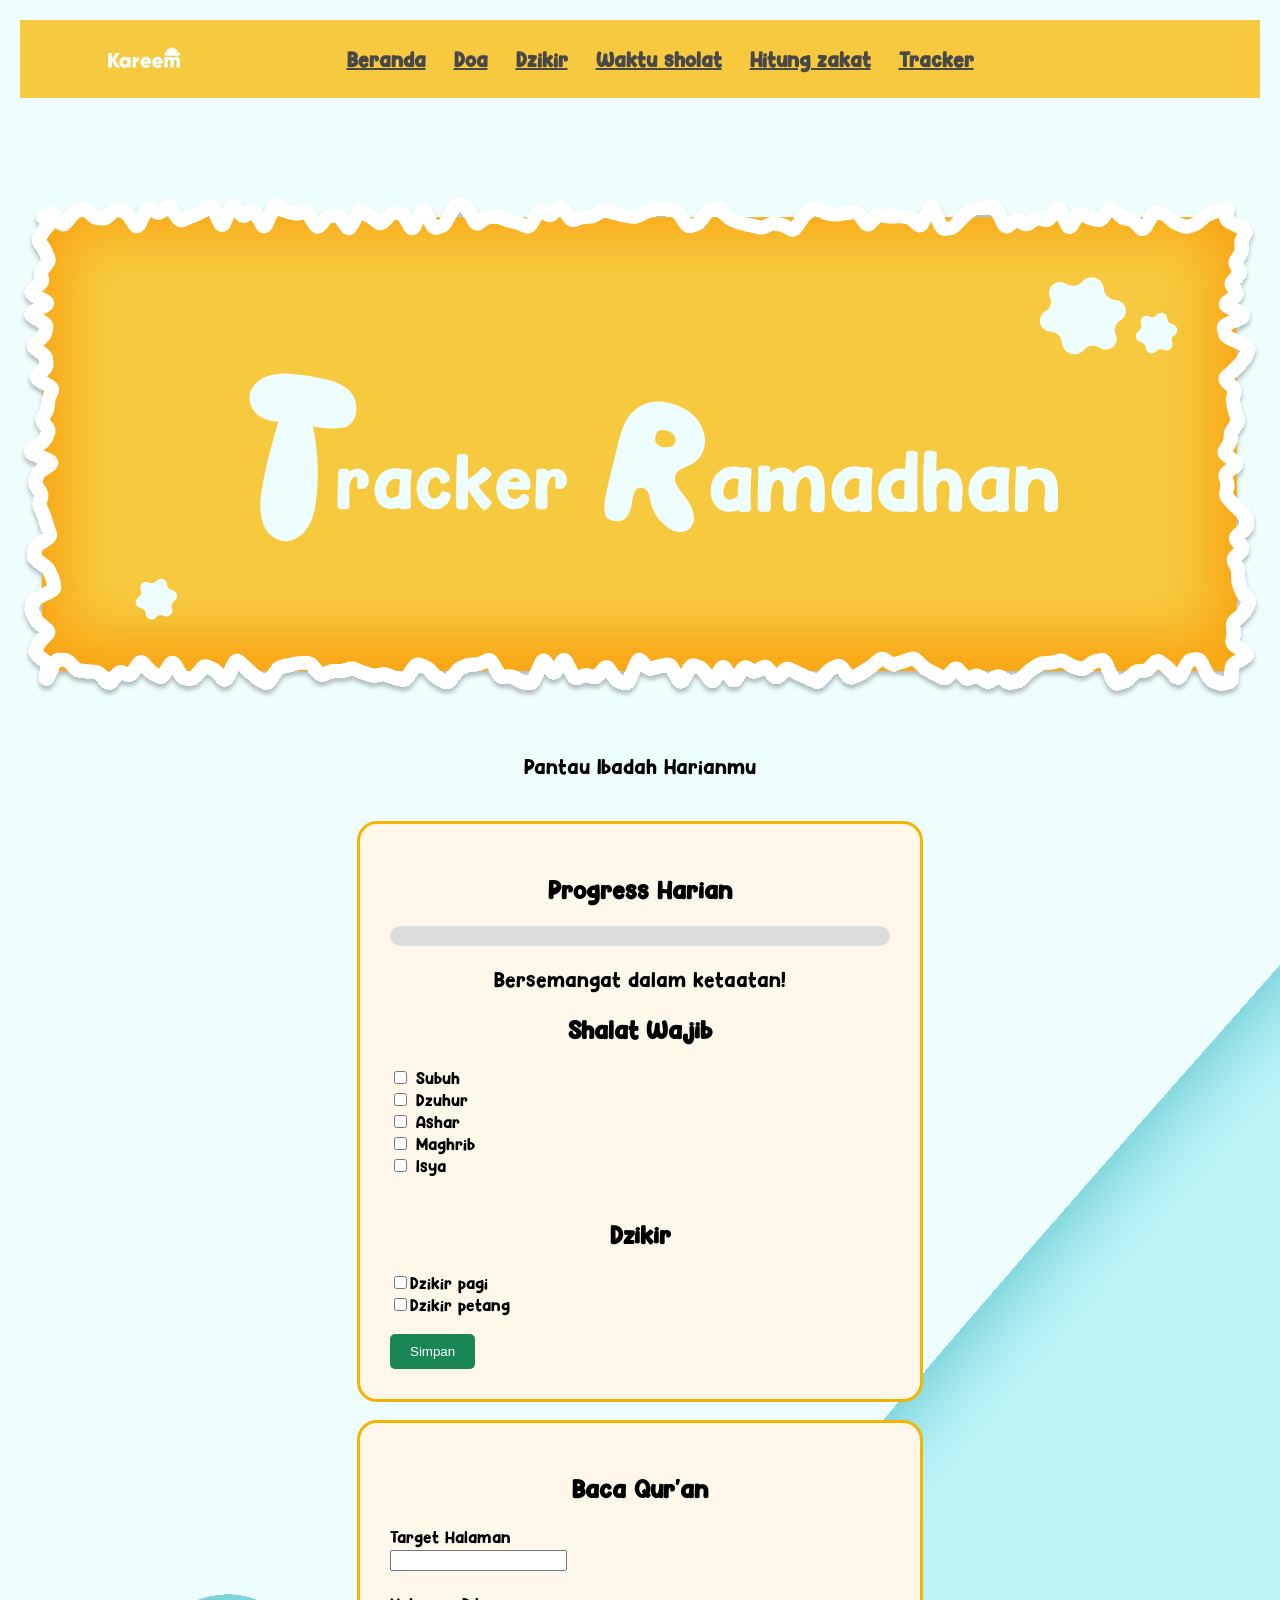
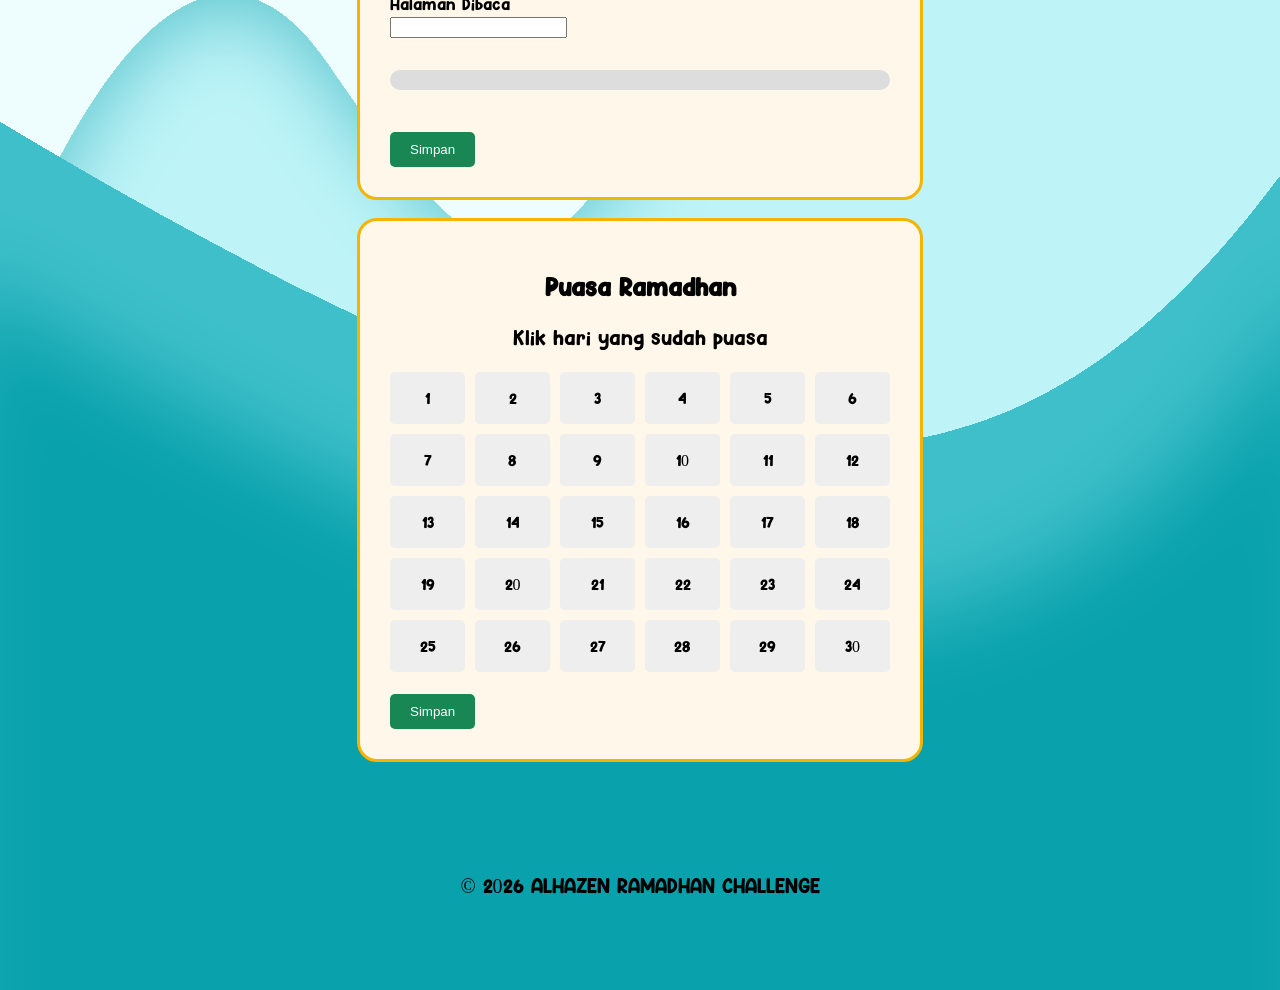
<file: tracker.html>
<!DOCTYPE html>
<html lang="en">
<head>
    <meta charset="UTF-8">
    <meta name="viewport" content="width=device-width, initial-scale=1.0">
    <title>Halaman tracker</title>
    <link rel="stylesheet" href="style-tracker.css">
</head>
<body>
    <!-- NAVIGASI -->
    <main id="Navbar_dan_logo">
        <div id="grid-item">
            <img id="logo" src="assets/logo kareem.svg" alt="">
        </div>
        <div class="nav">
            <nav class="inline" id="navbar-nih">
                <ul class="nav">
                <li><a href="">Beranda</a></li>
                <li><a href="doa.html">Doa</a></li>
                <li><a href="dzikir.html">Dzikir</a></li>
                <li><a href="">Waktu sholat</a></li>
                <li><a href="zakat.html">Hitung zakat</a></li>
                <li><a href="tracker.html">Tracker</a></li>
                </ul>
            </nav>
        </div>
    </main>

    <!-- MAIN CONTENT -->
     <main>
        <!-- JUDUL TRACKER -->
     <div>
        <header>
        <div class="smw-judul">
            <img src="assets/title - tracker.svg" alt="">
        </div>
    </header>

    <!-- BATAS -->
     <div class="batas"></div>
     <div class="batas"></div>
     <div class="batas"></div>

    <!-- TRACKER -->
     <p>Pantau Ibadah Harianmu</p>
    </header>


    <div class="container">
        <!-- SHALAT & ZIKIR-->
        <div class="card">
            <h2>Progress Harian</h2>
            <div class="progress-bar">
                <div class="progress" id="dailyProgress"></div>
            </div>
            <p id="motivasi">Bersemangat dalam ketaatan!</p>

            <h2>Shalat Wajib</h2>
            <label><input type="checkbox" class="shalat"> Subuh</label><br>
            <label><input type="checkbox" class="shalat"> Dzuhur</label><br>
            <label><input type="checkbox" class="shalat"> Ashar</label><br>
            <label><input type="checkbox" class="shalat"> Maghrib</label><br>
            <label><input type="checkbox" class="shalat"> Isya</label><br><br>

            <h2>Dzikir</h2>
            <label><input type="checkbox" class="zikir">Dzikir pagi</label><br>
            <label><input type="checkbox" class="zikir">Dzikir petang</label><br>
            <div class="batas"></div>

            <button onclick="hitungShalat()">Simpan</button>
        </div>

        <!-- BATAS -->
        <div class="batas"></div>

        <!-- QURAN -->
        <div class="card">
            <h2>Baca Qur'an</h2>
            <label>Target Halaman</label><br>
            <input type="number" id="targetQuran"><br><br>
            <label>Halaman Dibaca</label><br>
            <input type="number" id="readQuran"><br><br>
            <div class="progress-bar">
                <div class="progress" id="quranProgress"></div>
            </div>
            <p id="quranStatus"></p>
            <br>
            <button onclick="hitungQuran()">Simpan</button>
        </div>

        <!-- BATAS -->
        <div class="batas"></div>

        <!-- PUASA -->
        <div class="card">
            <h2>Puasa Ramadhan</h2>
            <p>Klik hari yang sudah puasa</p>
            <div class="calendar" id="calendar"></div>
            <br>
            <button onclick="hitungPuasa()">Simpan</button>
        </div>
    </div>
    <script src="script-tracker.js"></script>
    <main>

    <!-- FOOTER -->
    <footer>
        <p>© 2026 ALHAZEN RAMADHAN CHALLENGE</p>
    </footer>
</body>
</html>
</file>
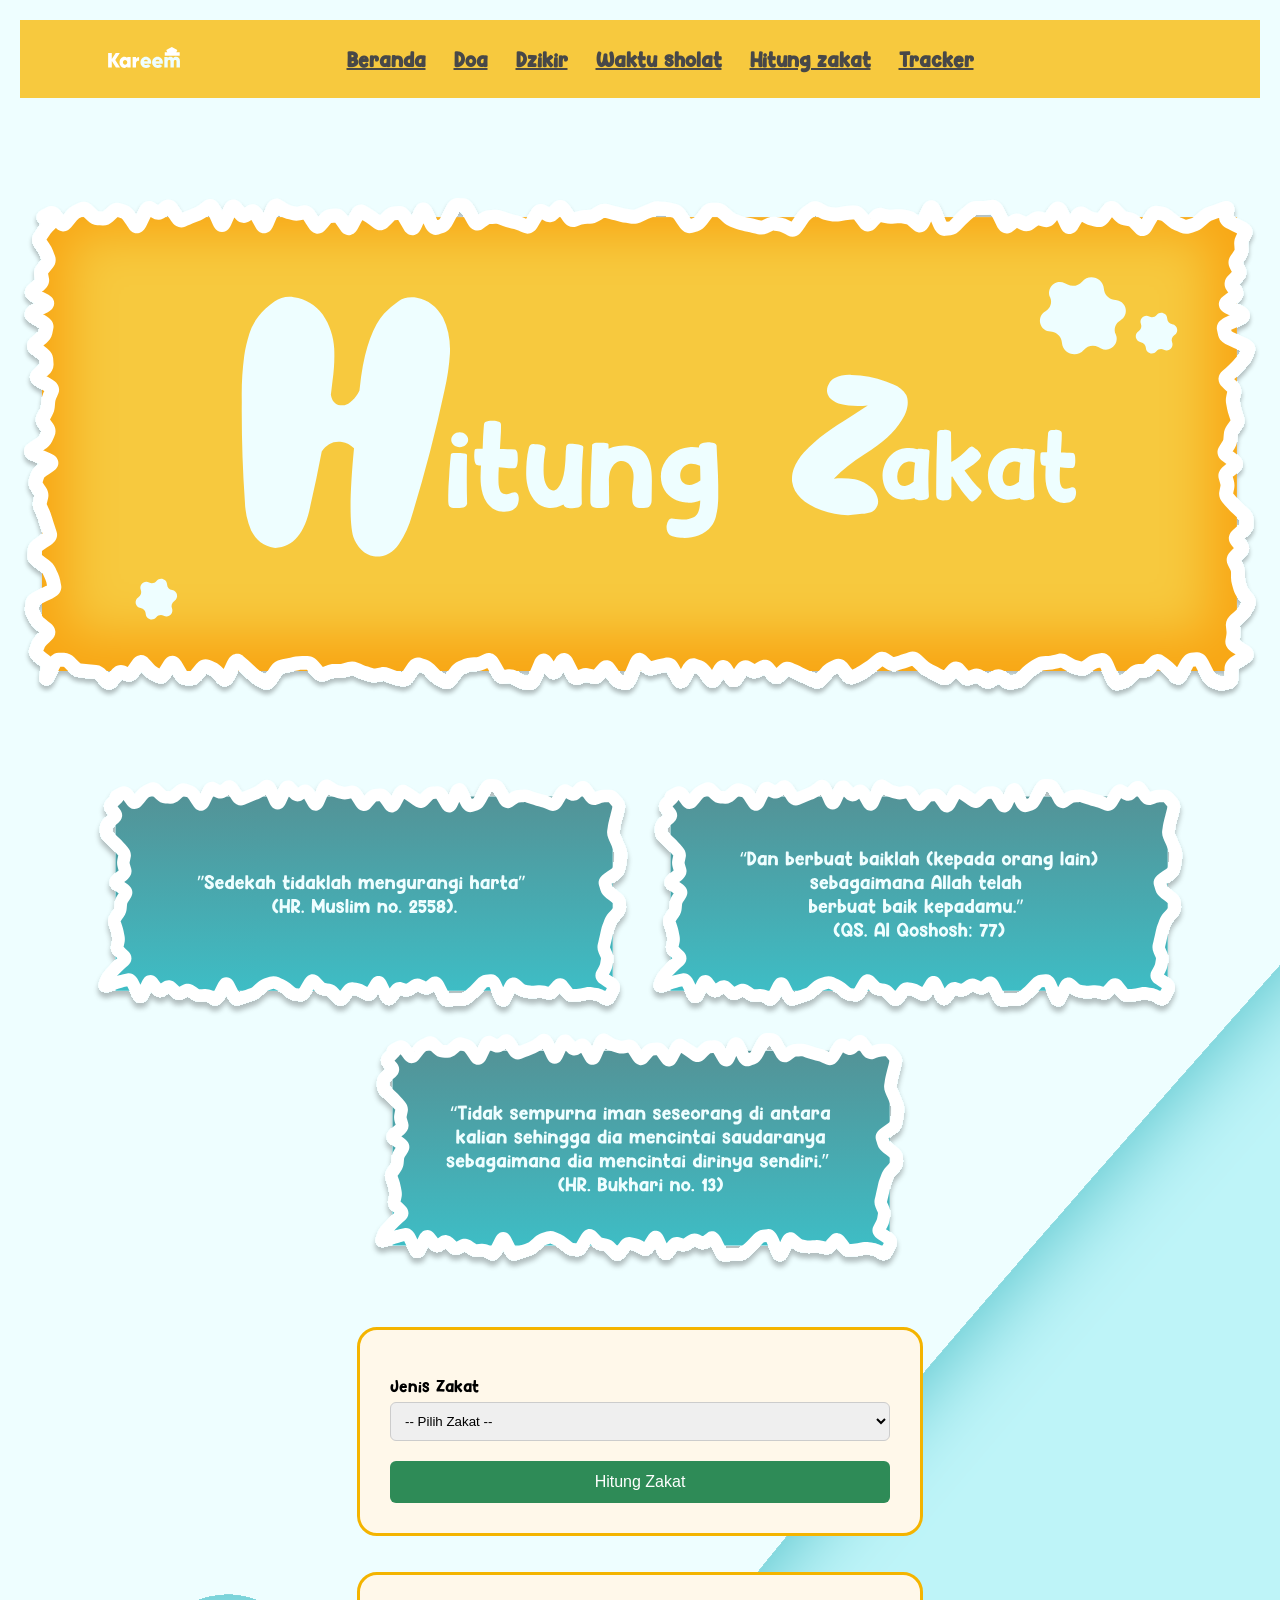
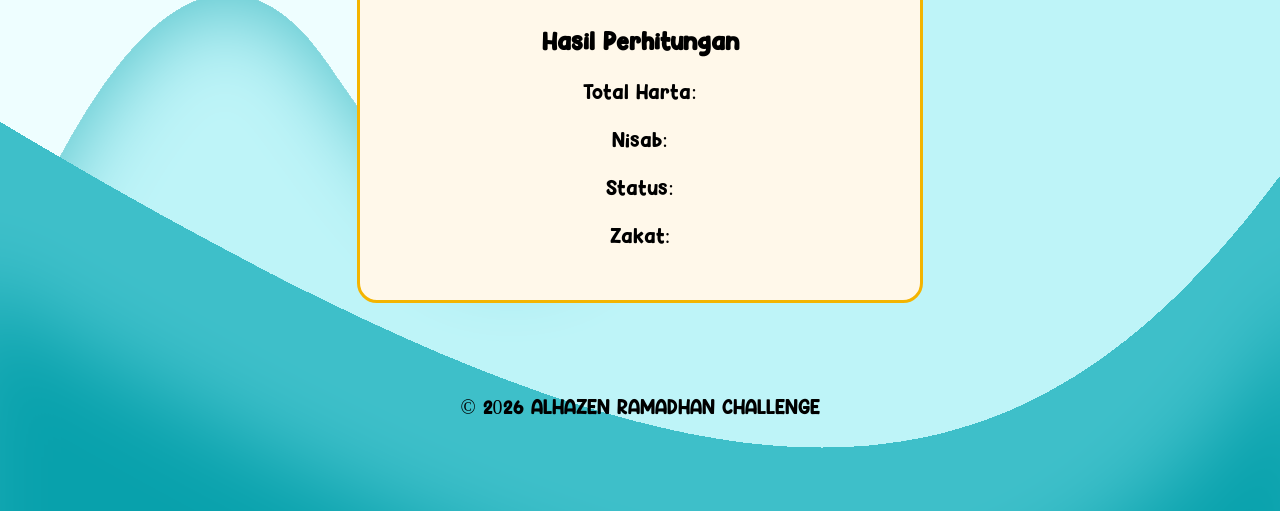
<file: zakat.html>
<!DOCTYPE html>
<html lang="en">
<head>
    <meta charset="UTF-8">
    <meta name="viewport" content="width=device-width, initial-scale=1.0">
    <title>Halaman hitung zakat</title>
    <link rel="stylesheet" href="style-zakat.css">

</head>
<body>
    <!-- NAVIGASI -->
    <main id="Navbar_dan_logo">
        <div id="grid-item">
            <img id="logo" src="assets/logo kareem.svg" alt="">
        </div>
        <div class="nav">
            <nav class="inline" id="navbar-nih">
                <ul class="nav">
                <li><a href="">Beranda</a></li>
                <li><a href="doa.html">Doa</a></li>
                <li><a href="dzikir.html">Dzikir</a></li>
                <li><a href="">Waktu sholat</a></li>
                <li><a href="zakat.html">Hitung zakat</a></li>
                <li><a href="tracker.html">Tracker</a></li>
                </ul>
            </nav>
        </div>
    </main>

    <!-- MAIN CONTENT -->
     <main>
        <!-- JUDUL ZAKAT -->
     <div>
        <header>
        <div class="smw-judul">
            <img src="assets/title - zakat.svg" alt="">
        </div>
    </header>

    <!-- TAMBAHAN INFO -->
        <div class="tambahan-info">
            <img src="assets/7.svg" alt="">
            <img src="assets/8.svg" alt="">
            <img src="assets/9.svg" alt="">
        </div>

    <main>

    <!-- BATAS -->
     <div class="batas"></div>
     <div class="batas"></div>
     <div class="batas"></div>

    <!-- ZAKAT -->
    <section class="zakat-box">
        <label>Jenis Zakat</label>
        <select id="jenisZakat">
            <option value="">-- Pilih Zakat --</option>
            <option value="penghasilan">Zakat Penghasilan</option>
            <option value="emas">Zakat Emas</option>
            <option value="fitrah">Zakat Fitrah</option>
        </select>

        <!-- PENGHASILAN -->
        <div id="formPenghasilan" class="form-dynamic">
            <label>Gaji</label>
            <input type="number" id="gaji">
            <label>Penghasilan Lain</label>
            <input type="number" id="lainnya">
        </div>

        <!-- EMAS -->
        <div id="formEmas" class="form-dynamic">
            <label>Total Emas (gram)</label>
            <input type="number" id="emas">
        </div>

        <div id="hargaEmasBox">
            <label>Harga Emas per Gram</label>
            <input type="number" id="hargaEmas">
        </div>

        <!-- FITRAH -->
         <div id="formFitrah" class="form-dynamic">
            <label>Jumlah Orang Wajib Zakat</label>
            <input type="number" id="orang">
        </div>

        <button onclick="hitungZakat()">Hitung Zakat</button>
    </section>

    <!-- BATAS -->
    <div class="batas"></div>
    <div class="batas"></div>

    <!-- HASIL -->
    <section class="zakat-box" id="hasil">
        <h2>Hasil Perhitungan</h2>
        <p>Total Harta: <span id="total"></span></p>
        <p>Nisab: <span id="nisab"></span></p>
        <p>Status: <span id="status"></span></p>
        <p>Zakat: <span id="zakat"></span></p>

</section>
<script src="script-zakat.js"></script>

</main>

    <!-- FOOTER -->
    <footer>
        <p>© 2026 ALHAZEN RAMADHAN CHALLENGE</p>
    </footer>

</body>
</html>
</file>
<file: style-index.css>
@font-face {
    font-family: "p";
    src: url("assets/Hey Comic.ttf") format("truetype");
}

*{
    box-sizing: border-box;
}

body {
    margin: 0;
    padding: 20px;
    background-image: url("assets/bg.svg");
    background-size: cover;
    background-repeat: no-repeat;
    min-height: 100vh;
    font-family: "p";}

/* CONTAINER */

.container{
    width:90%;
    max-width:1200px;
    margin:auto;
}

/* NAVBAR */
#grid-item {
    display: flex;
    justify-content: center;
    align-items: center;
}

#logo {
    width: 30%;
    justify-items: center;
}

#Navbar_dan_logo {
    background-color: #F7C93E;
    display: grid;
    grid-template-columns: 20% 60% 20%;
}

.inline ul > li {
    display: inline;
    align-items: center;
}

.inline ul > li > a {
    color: #484848;
    margin: 10px;
}

ul > li > a,
.contact-color {
    color: white;
    font-weight: bolder;
    font-size: 20px;
}

.nav {
    text-align: center;
    font-weight: bolder;
    font-size: larger;
}

/* UMUM */
p {
    font-size: 20px;
    text-align: center;
}

#hr {
    margin-top: -30px;
}

h2,
.doa-title,
.doa-judul {
    text-align: center;
}

/* JUDUL */
.smw-judul {
    display: flex;
    justify-content: center;
    align-items: center;
    margin-top: 100px;
    margin-bottom: -20px;
}

.smw-judul img {
    width: 140vh;
    max-width: 100%;
    height: auto;
    display: block;
}


/* HERO */

.hero img{
    width:100%;
    margin-top:20px;
}

/* FITUR */

.fitur{
    margin-top:60px;

    display:grid;
    grid-template-columns:repeat(auto-fit,minmax(220px,1fr));
    gap:25px;
}

.fitur-card{
    background:white;
    border-radius:20px;
    padding:25px;
    text-decoration:none;
    color:black;

    text-align:center;

    box-shadow:0 5px 15px rgba(0,0,0,0.1);

    transition:0.25s;
}

.fitur-card:hover{
    transform:translateY(-6px);
}

.fitur-card h3{
    margin:10px 0;
}

/* FOOTER */

footer{
    margin-top:80px;
    text-align:center;
    padding:20px;
}

/* RESPONSIVE */

@media (max-width:768px){

.nav-wrapper{
    flex-direction:column;
    gap:15px;
}

.nav-menu{
    flex-wrap:wrap;
    justify-content:center;
}

.logo{
    width:100px;
}

}
</file>
<file: style-doa.css>
@font-face {
    font-family: "p";
    src: url("assets/Hey Comic.ttf") format("truetype");
}

body {
    margin: 20px;
    background-image: url("assets/bg.svg");
    background-size: cover; 
    background-repeat: no-repeat; 
    min-height: 100vh;
    font-family: "p";
}

/* NAVBAR */

#grid-item{
    display: flex;
    justify-content: center;
    align-items: center;
}

#logo{
    width: 30%;
    justify-items: center; }

#Navbar_dan_logo{
    background-color: #F7C93E;
    display: grid;
    grid-template-columns: 20% 60% 20%;}

.inline ul > li{
    display: inline;
    align-items: center;}

.inline ul > li > a{color: #484848; margin: 10px;}

ul > li > a,
.contact-color {
    color: white;
    font-weight: bolder;
    font-size: 20px;
}

.nav{
    text-align: center;
    font-weight: bolder;
    font-size: larger;}

/* UMUM? GABUNGIN AJA AH */
p{
    font-size: 20px;
    text-align: center;
}

#hr{
    margin-top: -30px;
}

h2,
.doa-title,
.doa-judul {
    text-align: center;
}

/* INI BUAT JUDUL */
.smw-judul{
    display: flex;
    justify-content: center;
    align-items: center;
    margin-top: 100px;
    margin-bottom: -20px;
}

.smw-judul img{
    width: 140vh;    
    max-width: 100%; 
    height: auto;
    display: block;
}

/* TAMBAHAN INFO */

.tambahan-info{
    display: flex;
    justify-content: center;
    gap: 15px;
    margin-top: 100px;
    flex-wrap: wrap;
}
.tambahan-info img{
    width: 60vh;      
    max-width: 100%;  
    height: auto;
    display: block;
}

/* SIDEBAR ANIMASI */
html {
    scroll-behavior: smooth;
}

.sidebar a {
    text-decoration: none;
    color: #666;
}

.sidebar a:hover {
    color: #f4b400;
    font-weight: bold;
}

/* CONTAINER */
.container {
    max-width: 1200px;
    margin: auto;
}

/* DOA - DOA */

#KOLEKSI-DOA{
    margin: 194px 10vh 0 10vh;
}

#KOLEKSI-DOA img{
     width: 60vh;      
    max-width: 100%;  
    height: auto;
    display: block;
}

.line {
    height: 30px;
    background: #F7C93E;
    border-radius: 10px;
    margin: 15px 10vh 0 0;
}
.content {
    display: flex;
    align-self: flex-start;
    gap: 40px;
    margin-top: 40px;
    padding: 40px 80px;
}

/* SIDEBAR */
.sidebar {
    position: sticky;
    top: 120px;
}

.sidebar {
    width: fit-content;
    height: fit-content;
    background: #ffffff;
    padding: 20px;
    margin: 5vh;;
    border-radius: 15px;
    border: 2px solid #f4b400;
}

.sidebar h3 {
    margin-bottom: 15px;
    color: #444;
}

.sidebar ul {
    list-style: disc;
    padding-left: 20px;
}

.sidebar li {
    margin-bottom: 12px;
    color: #ffffff;
}

/* MAIN */
.main {
    flex: 1;
    margin: 5vh;
}

aside{
    display: flex;
    justify-content: center;
}

.doa-satuan {
    background: #fff;
    border-radius: 15px;
    border: 2px solid #f4b400;
    margin-bottom: 25px;

    padding: 25px 30px;
    max-width: 800px;
}

.doa-satuan h2 {
    color: #9D4F38;
    font-size: 24px;
    margin-bottom: 15px;
    border-bottom: 2px solid #E2A93B;
    padding-bottom: 8px;
}

.doa-satuan p {
    color: #2B120B;
    font-size: 18px;
}


/* RESPONSIVE */

@media (max-width: 1024px){
    p{
        margin-left: 40px;
        margin-right: 40px;
    }
}

@media (max-width: 900px) {

    .content {
        flex-direction: column;
        padding: 20px;
    }

    .sidebar {
        position: relative;   /* matikan sticky di mobile */
        top: 0;
        width: 100%;
        margin: 0 0 30px 0;
    }

    .main {
        margin: 0;
    }

}

@media (max-width: 600px) {

    p {
        margin-left: 15px;
        margin-right: 15px;
    }

}
</file>
<file: style-dzikir.css>
@font-face {
    font-family: "p";
    src: url("assets/Hey Comic.ttf") format("truetype");
}

body {
    background-image: url("assets/bg.svg");
    background-size: cover;
    background-repeat: no-repeat;
    min-height: 100vh;
    font-family: "p";
}

/* NAVBAR */

#grid-item {
    display: flex;
    justify-content: center;
    align-items: center;
}

#logo {
    width: 30%;
    justify-items: center;
}

#Navbar_dan_logo {
    background-color: #F7C93E;
    display: grid;
    grid-template-columns: 20% 60% 20%;
}

.inline ul > li {
    display: inline;
    align-items: center;
}

.inline ul > li > a {
    color: #484848;
    margin: 10px;
}

ul > li > a,
.contact-color {
    color: white;
    font-weight: bolder;
    font-size: 20px;
}

.nav {
    text-align: center;
    font-weight: bolder;
    font-size: larger;
}

/* UMUM */
p {
    font-size: 20px;
    text-align: center;
}

#hr {
    margin-top: -30px;
}

h2,
.doa-title,
.doa-judul {
    text-align: center;
}

/* JUDUL */

.smw-judul {
    display: flex;
    justify-content: center;
    align-items: center;
    margin-top: 100px;
    margin-bottom: -20px;
}

.smw-judul img {
    width: 140vh;
    max-width: 100%;
    height: auto;
    display: block;
}

/* TAMBAHAN INFO */
.tambahan-info{
    display: flex;
    justify-content: center;
    gap: 15px;
    margin-top: 100px;
    flex-wrap: wrap;
}
.tambahan-info img{
    width: 60vh;      
    max-width: 100%;  
    height: auto;
    display: block;
}


/* SECTION LAYOUT */

.dzikir-counting-section {
    display: flex;
    justify-content: center;
    align-items: flex-start;
    gap: 60px;
    margin-top: 80px;
}

/* COUNTER AREA */

.counter-area {
    position: relative;
    width: 350px;
}

.counter-area .bg {
    width: 100%;
}

/* tombol reset */

#reset {
    position: absolute;
    bottom: 10px;
    left: 60px;
}

/* tombol plus */

#plus {
    position: absolute;
    bottom: 10px;
    right: 60px;
}

/* angka counter */

#bisa-plis {
    width: 225.15px;
    height: 124.28px;
}

#bisa-plis {
    position: absolute;
    bottom: 35px;
    left: 50%;
    background: none;
    text-align: center;
    font-size: 70px;
    transform: translate(-110px, -385px);
    font-family: "p";
}

button {
    border: none;
    background: none;
    padding: 0;
    cursor: pointer;
}

.btn img {
    transition: transform 0.3s ease;
}

.btn:hover img {
    transform: scale(1.1);
}

.btn:active img {
    transform: scale(0.95);
}

.counter-area{
    position: relative;
}

.notif{
    position: absolute;
    top: 50%;
    left: 50%;
    transform: translate(-50%, 900%);
    display: none;
    background: #2E8B57;
    color: white;
    padding: 8px 20px;
    border-radius: 20px;
    font-weight: bold;
    pointer-events: none;
}

#target-plis{
    background: #1E6F5C;
    font:#fff;
    font-size: 30px;
    margin: 2px;
    justify-content: end;
    margin: 200px;
    margin: 200px;
}


/* BOX DZIKIR */

.dzikir-box {
    background: #fff8ea;
    border: 3px solid #f4b400;
    border-radius: 20px;
    padding: 30px;
    width: 700px;
    height: fit-content;
}

/* HEADER DZIKIR */

#JUDUL {
    text-align: center;
    margin-bottom: 20px;
}

.JUDUL-ZIKIR img{
     width: 60vh;      
    max-width: 100%;  
    height: auto;
    display: block;
}


/* WRAPPER CARD */

.wrapper {
    display: flex;
    gap: 25px;
    overflow-x: auto;
    padding-bottom: 10px;
}

.wrapper::-webkit-scrollbar {
    height: 6px;
}

.wrapper::-webkit-scrollbar-thumb {
    background: #c7c7c7;
    border-radius: 10px;
}

.item {
    flex: 0 0 auto;
    width: 320px;
    max-width: 100%;
    padding: 20px;
    border-radius: 15px;
    border: 2px solid #f4b400;
    background: #fff;
    text-align: center;
    height: fit-content;
}

.item h2 {
    color: #9D4F38;
    font-size: 18px;
    border-bottom: 2px solid #E2A93B;
    padding-bottom: 8px;
}

/* SECTION FULL LEBAR */
.dzikir-counting-section{
    width: 100%;
    padding: 0 5%;
}

.dzikir-box{
    width: 100%;
    max-width: 1200px;
    margin: 60px auto;
}

/* STYLE KHUSUS ARAB */
.arab{
    direction: rtl;
    text-align: right;
    font-size: 28px;
    color: #1E6F5C;
    line-height: 1.8;
    margin-bottom: 15px;
}

/* paragraf arti */
.item p{
    color: #5A3E36;
    font-size: 18px;
}

/* BATAS */

.batas {
    height: 10vh;
}

/* FOOTER */

footer {
    text-align: center;
    justify-content: center;
    margin: 10vh;
}

/* RESPONSIVE */
@media (max-width: 1024px){

    .dzikir-box{
        width: 95%;
        padding: 20px;
    }

    .item{
        width: 90%;
    }

}

@media (max-width: 768px){

    body{
        padding: 10px;
    }

    .dzikir-counting-section{
        flex-direction: column;
        align-items: center;
        gap: 40px;
    }

    .dzikir-box{
        width: 100%;
        padding: 15px;
    }

    .wrapper{
        gap: 15px;
    }

    .item{
        width: 100%;
        font-size: 16px;
    }

    #bisa-plis{
        font-size: 50px;
    }

    
    #instruksi{
        width: 100%;
        text-align: center;
    }
}


html, body {
    width: 100%;
    overflow-x: hidden;
}

* {
    box-sizing: border-box;
}
</file>
<file: style-tracker.css>
@font-face {
    font-family: "p";
    src: url("assets/Hey Comic.ttf") format("truetype");
}

body {
    margin: 20px;
    background-image: url("assets/bg.svg");
    background-size: cover; 
    background-repeat: no-repeat; 
    min-height: 100vh;
    font-family: "p";
}

/* NAVBAR */

#grid-item{
    display: flex;
    justify-content: center;
    align-items: center;
}

#logo{
    width: 30%;
    justify-items: center; }

#Navbar_dan_logo{
    background-color: #F7C93E;
    display: grid;
    grid-template-columns: 20% 60% 20%;}

.inline ul > li{
    display: inline;
    align-items: center;}

.inline ul > li > a{color: #484848; margin: 10px;}

ul > li > a,
.contact-color {
    color: white;
    font-weight: bolder;
    font-size: 20px;
}

.nav{
    text-align: center;
    font-weight: bolder;
    font-size: larger;}

/* UMUM? GABUNGIN AJA AH */
p{
    font-size: 20px;
    text-align: center;
}

#hr{
    margin-top: -30px;
}

h2,
.doa-title,
.doa-judul {
    text-align: center;
}

/* INI BUAT JUDUL */
.smw-judul{
    display: flex;
    justify-content: center;
    align-items: center;
    margin-top: 100px;
    margin-bottom: -20px;
}

.smw-judul img{
    width: 140vh;    
    max-width: 100%; 
    height: auto;
    display: block;
}

/* TAMBAHAN INFO */

.tambahan-info{
    display: flex;
    justify-content: center;
    gap: 15px;
    margin-top: 100px;
    flex-wrap: wrap;
}
.tambahan-info img{
    width: 60vh;      
    max-width: 100%;  
    height: auto;
    display: block;
}

/* TRACKER */
.container{
max-width:900px;
margin:auto;
padding:20px;
}

section{
max-width:600px;
margin:auto;
}

.card{
    background: #fff8ea;
    border: 3px solid #f4b400;
    border-radius: 20px;
    padding: 30px;
    width: 90%;
    height: fit-content;
    justify-content: center;
    max-width: 500px;
    margin: auto;
}

.progress-bar{
width:100%;
background:#ddd;
border-radius:20px;
overflow:hidden;
margin-top:10px;
}

.progress{
height:20px;
background:#198754;
width:0%;
}

button{
padding:10px 20px;
border:none;
background:#198754;
color:white;
border-radius:5px;
cursor:pointer;
}

button:hover{
background:#146c43;
}

.calendar{
display:grid;
grid-template-columns:repeat(6,1fr);
gap:10px;
}

.day{
background:#eee;
padding:15px;
text-align:center;
border-radius:5px;
cursor:pointer;
}

.checked{
background:#198754;
color:white;
}

/* BATAS */
.batas {
    height: 2vh;
}

/* FOOTER */

footer {
    text-align: center;
    justify-content: center;
    margin: 10vh;
}

/* RESPONSIVE */

@media (max-width: 1024px){
    p{
        margin-left: 40px;
        margin-right: 40px;
    }
}

@media (max-width: 900px) {

    .main {
        margin: 0;
    }

}

@media (max-width: 600px) {

    p {
        margin-left: 15px;
        margin-right: 15px;
    }

    header h1{
font-size:22px;
}

main{
padding:15px;
}

}
</file>
<file: style-zakat.css>
@font-face {
    font-family: "p";
    src: url("assets/Hey Comic.ttf") format("truetype");
}

body {
    margin: 20px;
    background-image: url("assets/bg.svg");
    background-size: cover; 
    background-repeat: no-repeat; 
    min-height: 100vh;
    font-family: "p";
}

/* NAVBAR */

#grid-item{
    display: flex;
    justify-content: center;
    align-items: center;
}

#logo{
    width: 30%;
    justify-items: center; }

#Navbar_dan_logo{
    background-color: #F7C93E;
    display: grid;
    grid-template-columns: 20% 60% 20%;}

.inline ul > li{
    display: inline;
    align-items: center;}

.inline ul > li > a{color: #484848; margin: 10px;}

ul > li > a,
.contact-color {
    color: white;
    font-weight: bolder;
    font-size: 20px;
}

.nav{
    text-align: center;
    font-weight: bolder;
    font-size: larger;}

/* UMUM? GABUNGIN AJA AH */
p{
    font-size: 20px;
    text-align: center;
}

#hr{
    margin-top: -30px;
}

h2,
.doa-title,
.doa-judul {
    text-align: center;
}

/* INI BUAT JUDUL */
.smw-judul{
    display: flex;
    justify-content: center;
    align-items: center;
    margin-top: 100px;
    margin-bottom: -20px;
}

.smw-judul img{
    width: 140vh;    
    max-width: 100%; 
    height: auto;
    display: block;
}

/* TAMBAHAN INFO */

.tambahan-info{
    display: flex;
    justify-content: center;
    gap: 15px;
    margin-top: 100px;
    flex-wrap: wrap;
}
.tambahan-info img{
    width: 60vh;      
    max-width: 100%;  
    height: auto;
    display: block;
}

/* BATAS */
.batas {
    height: 2vh;
}

/* FORM */

label{
display:block;
margin-top:15px;
}

input,select{
width:100%;
padding:10px;
margin-top:5px;
border:1px solid #ccc;
border-radius:6px;
}

button{
margin-top:20px;
width:100%;
padding:12px;
border:none;
background:#2e8b57;
color:white;
font-size:16px;
border-radius:6px;
cursor:pointer;
}

button:hover{
background:#256f47;
}

.result-box{
background:white;
padding:20px;
border-radius:10px;
}

.form-dynamic{
display:none;
}

/* ZAKAT */
.zakat-box {
    background: #fff8ea;
    border: 3px solid #f4b400;
    border-radius: 20px;
    padding: 30px;
    width: 90%;
    height: fit-content;
    justify-content: center;
    max-width: 500px;
    margin: auto;
}

section{
max-width:600px;
margin:auto;
}

/* FOOTER */

footer {
    text-align: center;
    justify-content: center;
    margin: 10vh;
}

/* RESPONSIVE */

@media (max-width: 1024px){
    p{
        margin-left: 40px;
        margin-right: 40px;
    }
}

@media (max-width: 900px) {

    .main {
        margin: 0;
    }

}

@media (max-width: 600px) {

    p {
        margin-left: 15px;
        margin-right: 15px;
    }

    header h1{
font-size:22px;
}

main{
padding:15px;
}

}
</file>
